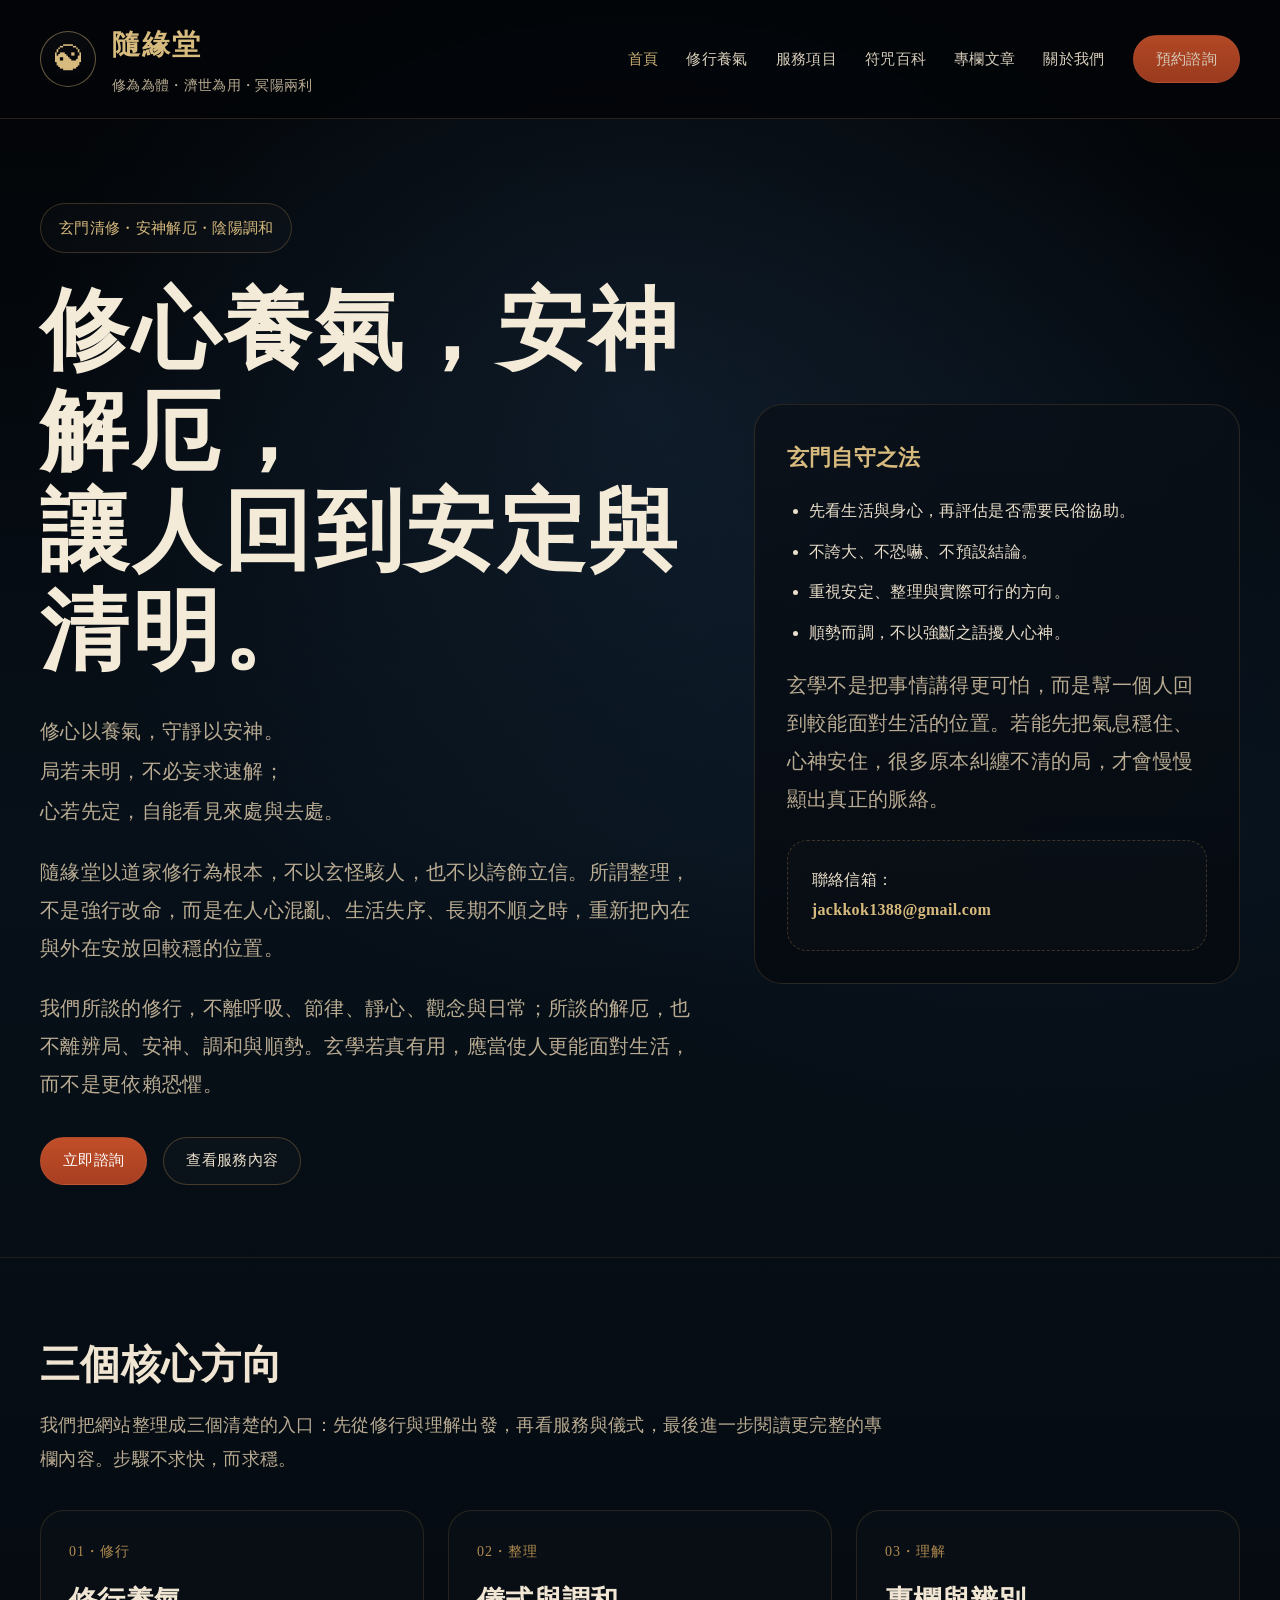
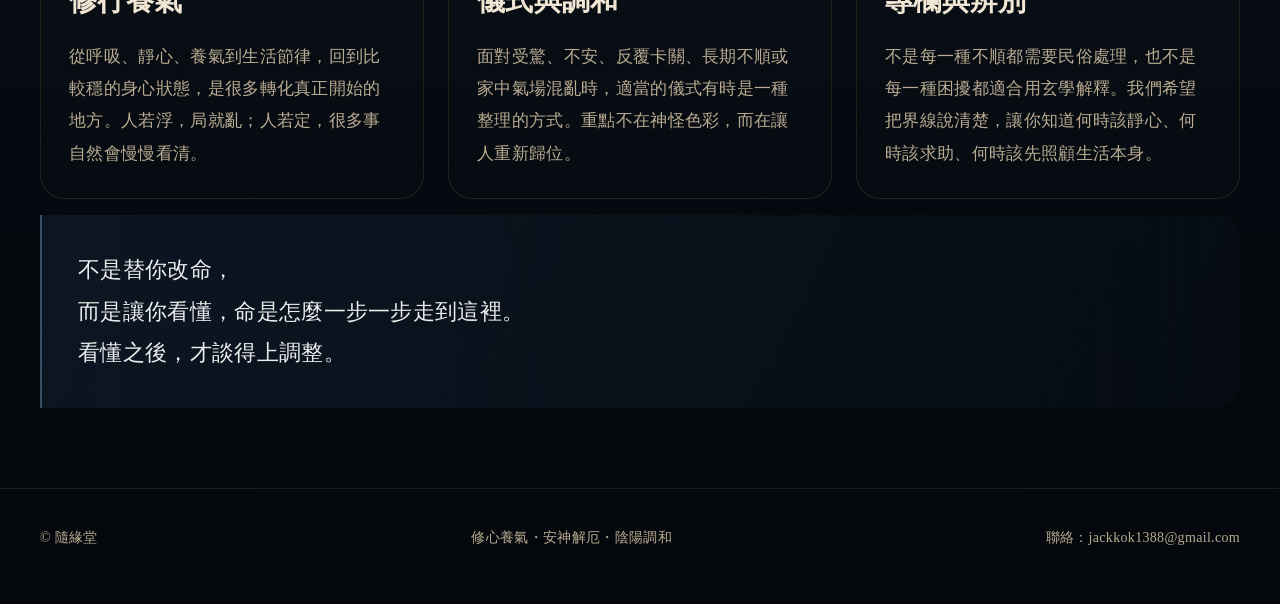
<file: index.html>
<!DOCTYPE html><html lang="zh-TW"><head><meta charset="UTF-8"><meta name="viewport" content="width=device-width, initial-scale=1.0"><title>隨緣堂｜修心養氣・安神解厄・陰陽調和</title><meta name="description" content="首頁"><meta name="theme-color" content="#071019"><style>
:root{--bg:#05070b;--gold:#d7ba7d;--gold2:#b08b4f;--text:#eadfcb;--muted:#b9ab92;--btn:#a73f21;--btn2:#c14e28;}*{box-sizing:border-box}html{scroll-behavior:smooth}body{margin:0;font-family:"Noto Serif TC","PingFang TC","Microsoft JhengHei",serif;color:var(--text);background:radial-gradient(circle at 50% 18%, rgba(50,88,128,0.22), transparent 32%),radial-gradient(circle at 80% 30%, rgba(25,54,85,0.14), transparent 28%),linear-gradient(180deg,#020305 0%,#071019 38%,#04070b 100%);line-height:1.9;letter-spacing:.02em}a{color:inherit;text-decoration:none}.container{width:min(1200px,calc(100% - 48px));margin:0 auto}.topbar{position:sticky;top:0;z-index:50;backdrop-filter:blur(12px);background:rgba(3,5,8,.88);border-bottom:1px solid rgba(176,139,79,.22)}.nav{display:flex;align-items:center;justify-content:space-between;gap:24px;padding:18px 0}.brand{display:flex;align-items:center;gap:16px}.brand-mark{width:56px;height:56px;border-radius:50%;border:1px solid rgba(215,186,125,.45);display:grid;place-items:center;color:var(--gold);font-size:26px;background:linear-gradient(180deg,rgba(255,255,255,.03),rgba(255,255,255,0))}.brand-title{font-size:28px;font-weight:700;color:var(--gold);margin:0 0 2px;letter-spacing:.08em}.brand-sub{margin:0;color:var(--muted);font-size:14px;white-space:nowrap}.menu{display:flex;align-items:center;gap:28px;flex-wrap:wrap;justify-content:flex-end}.menu a{color:var(--text);font-size:15px;opacity:.92}.menu a:hover,.menu a.active{color:var(--gold)}.btn{display:inline-flex;align-items:center;justify-content:center;min-height:48px;padding:0 22px;border-radius:999px;border:1px solid rgba(176,139,79,.35);transition:.25s ease;font-size:15px}.btn-primary{background:linear-gradient(180deg,var(--btn2),var(--btn));color:#fff;border-color:rgba(255,255,255,.05)}.btn-secondary{background:rgba(255,255,255,.02);color:var(--text)}.hero{padding:84px 0 72px;border-bottom:1px solid rgba(176,139,79,.14)}.hero-grid{display:grid;grid-template-columns:1.15fr .85fr;gap:56px;align-items:center}.eyebrow{display:inline-flex;align-items:center;gap:10px;border:1px solid rgba(176,139,79,.3);color:var(--gold);padding:10px 18px;border-radius:999px;font-size:15px;margin-bottom:28px;background:rgba(255,255,255,.02)}h1.hero-title{font-size:clamp(52px,8vw,88px);line-height:1.14;letter-spacing:.04em;margin:0 0 28px;color:#f3ead8}.hero-quote{font-size:22px;color:var(--gold);margin:0 0 28px;line-height:2}.hero p{margin:0 0 22px;font-size:20px;color:var(--muted);max-width:760px}.hero-actions{display:flex;gap:16px;flex-wrap:wrap;margin-top:34px}.card{background:linear-gradient(180deg,rgba(10,16,24,.82),rgba(6,10,16,.92));border:1px solid rgba(176,139,79,.2);border-radius:28px;padding:32px}.card h3{margin:0 0 18px;color:var(--gold);font-size:22px}.card ul{margin:0 0 18px 22px;padding:0}.card li{margin:10px 0}.section{padding:80px 0}.section-title{font-size:40px;line-height:1.35;margin:0 0 16px;color:#f0e5d2}.section-sub{max-width:860px;color:var(--muted);font-size:18px;margin:0 0 34px}.three-grid,.article-list,.service-list{display:grid;grid-template-columns:repeat(3,1fr);gap:24px}.article-list,.service-list{grid-template-columns:repeat(2,1fr)}.item,.article-card,.service-card{padding:28px;border-radius:24px;border:1px solid rgba(176,139,79,.18);background:linear-gradient(180deg,rgba(255,255,255,.015),rgba(255,255,255,.01))}.item-no{color:var(--gold2);font-size:14px;margin-bottom:8px;letter-spacing:.08em}.item h4,.article-card h3,.service-card h3{margin:0 0 14px;font-size:28px;color:#f1e6d4}.item p,.article-card p,.service-card p{margin:0;color:var(--muted);font-size:17px}.mid-banner{margin:16px 0 0;padding:34px 36px;border-left:2px solid rgba(126,162,199,.45);background:linear-gradient(90deg,rgba(14,26,40,.78),rgba(14,26,40,.18));border-radius:0 22px 22px 0;color:rgba(255,255,255,.92);font-size:22px;line-height:1.9}.columns{display:grid;grid-template-columns:1fr 1fr;gap:28px}.soft{color:var(--muted);font-size:18px}.contact-box{margin-top:22px;padding:24px;border-radius:20px;border:1px dashed rgba(176,139,79,.3);background:rgba(255,255,255,.015)}.contact-box strong{color:var(--gold);word-break:break-all}.list-clean{padding-left:20px}.list-clean li{margin:10px 0;color:var(--muted)}.form-grid{display:grid;gap:18px}label{display:block;margin-bottom:8px;color:var(--gold)}input,textarea,select{width:100%;padding:14px 16px;border-radius:14px;border:1px solid rgba(176,139,79,.25);background:rgba(255,255,255,.03);color:var(--text);font:inherit}textarea{min-height:160px;resize:vertical}.notice{font-size:14px;color:var(--muted)}.footer{border-top:1px solid rgba(176,139,79,.16);padding:36px 0 52px;color:var(--muted);font-size:14px}.footer-row{display:flex;justify-content:space-between;gap:18px;flex-wrap:wrap}@media(max-width:980px){.hero-grid,.three-grid,.columns,.article-list,.service-list{grid-template-columns:1fr}.nav{align-items:flex-start;flex-direction:column}.menu{width:100%;justify-content:flex-start;gap:16px}.hero{padding-top:56px}h1.hero-title{font-size:clamp(42px,12vw,72px)}.hero p{font-size:18px}.section-title{font-size:34px}}@media(max-width:640px){.container{width:min(100% - 28px,1200px)}.brand-title{font-size:24px}.brand-sub{white-space:normal}.menu{gap:12px}.menu a{font-size:14px}.btn{min-height:44px;padding:0 18px}.hero-quote{font-size:19px}.mid-banner{font-size:19px;padding:24px}}
</style></head><body><header class="topbar"><div class="container nav"><a class="brand" href="index.html"><div class="brand-mark">☯</div><div><h2 class="brand-title">隨緣堂</h2><p class="brand-sub">修為為體・濟世為用・冥陽兩利</p></div></a><nav class="menu"><a href="index.html" class="active">首頁</a><a href="practice.html" class="">修行養氣</a><a href="services.html" class="">服務項目</a><a href="talisman.html" class="">符咒百科</a><a href="articles.html" class="">專欄文章</a><a href="about.html" class="">關於我們</a><a class="btn btn-primary" href="contact.html">預約諮詢</a></nav></div></header><main><section class="hero"><div class="container hero-grid"><div><div class="eyebrow">玄門清修・安神解厄・陰陽調和</div><h1 class="hero-title">修心養氣，安神解厄，<br>讓人回到安定與清明。</h1><p class="hero-quote">修心以養氣，守靜以安神。<br>局若未明，不必妄求速解；<br>心若先定，自能看見來處與去處。</p><p>隨緣堂以道家修行為根本，不以玄怪駭人，也不以誇飾立信。所謂整理，不是強行改命，而是在人心混亂、生活失序、長期不順之時，重新把內在與外在安放回較穩的位置。</p><p>我們所談的修行，不離呼吸、節律、靜心、觀念與日常；所談的解厄，也不離辨局、安神、調和與順勢。玄學若真有用，應當使人更能面對生活，而不是更依賴恐懼。</p><div class="hero-actions"><a class="btn btn-primary" href="contact.html">立即諮詢</a><a class="btn btn-secondary" href="services.html">查看服務內容</a></div></div><aside class="card"><h3>玄門自守之法</h3><ul><li>先看生活與身心，再評估是否需要民俗協助。</li><li>不誇大、不恐嚇、不預設結論。</li><li>重視安定、整理與實際可行的方向。</li><li>順勢而調，不以強斷之語擾人心神。</li></ul><p class="soft">玄學不是把事情講得更可怕，而是幫一個人回到較能面對生活的位置。若能先把氣息穩住、心神安住，很多原本糾纏不清的局，才會慢慢顯出真正的脈絡。</p><div class="contact-box">聯絡信箱：<br><strong>jackkok1388@gmail.com</strong></div></aside></div></section><section class="section"><div class="container"><h2 class="section-title">三個核心方向</h2><p class="section-sub">我們把網站整理成三個清楚的入口：先從修行與理解出發，再看服務與儀式，最後進一步閱讀更完整的專欄內容。步驟不求快，而求穩。</p><div class="three-grid"><div class="item"><div class="item-no">01・修行</div><h4>修行養氣</h4><p>從呼吸、靜心、養氣到生活節律，回到比較穩的身心狀態，是很多轉化真正開始的地方。人若浮，局就亂；人若定，很多事自然會慢慢看清。</p></div><div class="item"><div class="item-no">02・整理</div><h4>儀式與調和</h4><p>面對受驚、不安、反覆卡關、長期不順或家中氣場混亂時，適當的儀式有時是一種整理的方式。重點不在神怪色彩，而在讓人重新歸位。</p></div><div class="item"><div class="item-no">03・理解</div><h4>專欄與辨別</h4><p>不是每一種不順都需要民俗處理，也不是每一種困擾都適合用玄學解釋。我們希望把界線說清楚，讓你知道何時該靜心、何時該求助、何時該先照顧生活本身。</p></div></div><div class="mid-banner">不是替你改命，<br>而是讓你看懂，命是怎麼一步一步走到這裡。<br>看懂之後，才談得上調整。</div></div></section></main><footer class="footer"><div class="container footer-row"><div>© 隨緣堂</div><div>修心養氣・安神解厄・陰陽調和</div><div>聯絡：jackkok1388@gmail.com</div></div></footer></body></html>
</file>
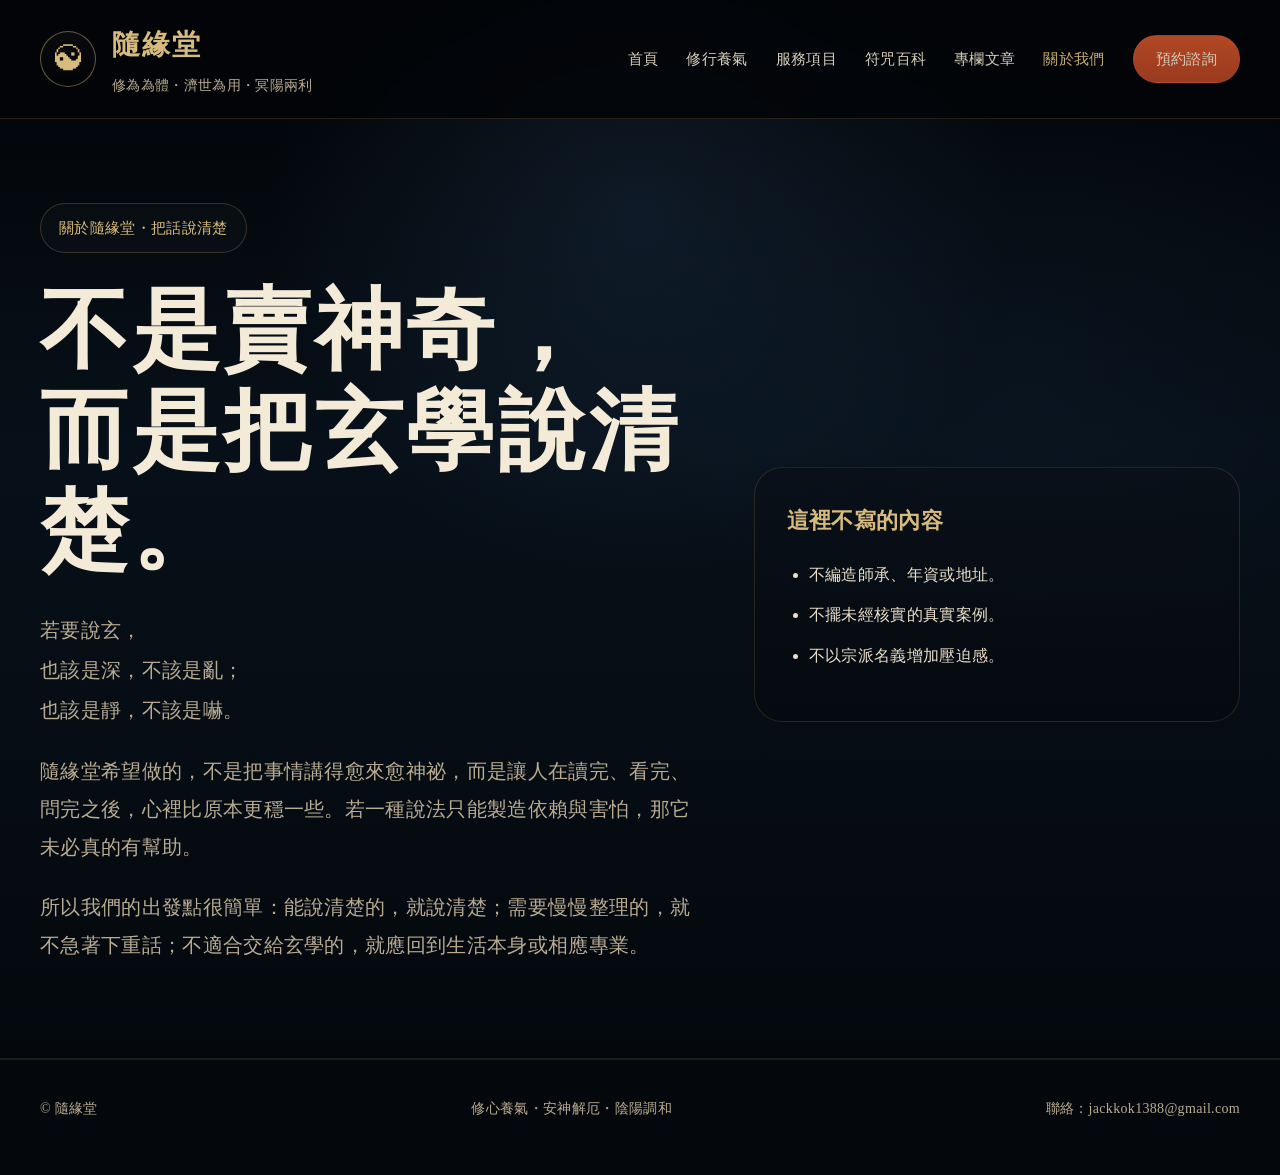
<file: about.html>
<!DOCTYPE html><html lang="zh-TW"><head><meta charset="UTF-8"><meta name="viewport" content="width=device-width, initial-scale=1.0"><title>隨緣堂｜關於我們</title><meta name="description" content="關於我們"><meta name="theme-color" content="#071019"><style>
:root{--bg:#05070b;--gold:#d7ba7d;--gold2:#b08b4f;--text:#eadfcb;--muted:#b9ab92;--btn:#a73f21;--btn2:#c14e28;}*{box-sizing:border-box}html{scroll-behavior:smooth}body{margin:0;font-family:"Noto Serif TC","PingFang TC","Microsoft JhengHei",serif;color:var(--text);background:radial-gradient(circle at 50% 18%, rgba(50,88,128,0.22), transparent 32%),radial-gradient(circle at 80% 30%, rgba(25,54,85,0.14), transparent 28%),linear-gradient(180deg,#020305 0%,#071019 38%,#04070b 100%);line-height:1.9;letter-spacing:.02em}a{color:inherit;text-decoration:none}.container{width:min(1200px,calc(100% - 48px));margin:0 auto}.topbar{position:sticky;top:0;z-index:50;backdrop-filter:blur(12px);background:rgba(3,5,8,.88);border-bottom:1px solid rgba(176,139,79,.22)}.nav{display:flex;align-items:center;justify-content:space-between;gap:24px;padding:18px 0}.brand{display:flex;align-items:center;gap:16px}.brand-mark{width:56px;height:56px;border-radius:50%;border:1px solid rgba(215,186,125,.45);display:grid;place-items:center;color:var(--gold);font-size:26px;background:linear-gradient(180deg,rgba(255,255,255,.03),rgba(255,255,255,0))}.brand-title{font-size:28px;font-weight:700;color:var(--gold);margin:0 0 2px;letter-spacing:.08em}.brand-sub{margin:0;color:var(--muted);font-size:14px;white-space:nowrap}.menu{display:flex;align-items:center;gap:28px;flex-wrap:wrap;justify-content:flex-end}.menu a{color:var(--text);font-size:15px;opacity:.92}.menu a:hover,.menu a.active{color:var(--gold)}.btn{display:inline-flex;align-items:center;justify-content:center;min-height:48px;padding:0 22px;border-radius:999px;border:1px solid rgba(176,139,79,.35);transition:.25s ease;font-size:15px}.btn-primary{background:linear-gradient(180deg,var(--btn2),var(--btn));color:#fff;border-color:rgba(255,255,255,.05)}.btn-secondary{background:rgba(255,255,255,.02);color:var(--text)}.hero{padding:84px 0 72px;border-bottom:1px solid rgba(176,139,79,.14)}.hero-grid{display:grid;grid-template-columns:1.15fr .85fr;gap:56px;align-items:center}.eyebrow{display:inline-flex;align-items:center;gap:10px;border:1px solid rgba(176,139,79,.3);color:var(--gold);padding:10px 18px;border-radius:999px;font-size:15px;margin-bottom:28px;background:rgba(255,255,255,.02)}h1.hero-title{font-size:clamp(52px,8vw,88px);line-height:1.14;letter-spacing:.04em;margin:0 0 28px;color:#f3ead8}.hero-quote{font-size:22px;color:var(--gold);margin:0 0 28px;line-height:2}.hero p{margin:0 0 22px;font-size:20px;color:var(--muted);max-width:760px}.hero-actions{display:flex;gap:16px;flex-wrap:wrap;margin-top:34px}.card{background:linear-gradient(180deg,rgba(10,16,24,.82),rgba(6,10,16,.92));border:1px solid rgba(176,139,79,.2);border-radius:28px;padding:32px}.card h3{margin:0 0 18px;color:var(--gold);font-size:22px}.card ul{margin:0 0 18px 22px;padding:0}.card li{margin:10px 0}.section{padding:80px 0}.section-title{font-size:40px;line-height:1.35;margin:0 0 16px;color:#f0e5d2}.section-sub{max-width:860px;color:var(--muted);font-size:18px;margin:0 0 34px}.three-grid,.article-list,.service-list{display:grid;grid-template-columns:repeat(3,1fr);gap:24px}.article-list,.service-list{grid-template-columns:repeat(2,1fr)}.item,.article-card,.service-card{padding:28px;border-radius:24px;border:1px solid rgba(176,139,79,.18);background:linear-gradient(180deg,rgba(255,255,255,.015),rgba(255,255,255,.01))}.item-no{color:var(--gold2);font-size:14px;margin-bottom:8px;letter-spacing:.08em}.item h4,.article-card h3,.service-card h3{margin:0 0 14px;font-size:28px;color:#f1e6d4}.item p,.article-card p,.service-card p{margin:0;color:var(--muted);font-size:17px}.mid-banner{margin:16px 0 0;padding:34px 36px;border-left:2px solid rgba(126,162,199,.45);background:linear-gradient(90deg,rgba(14,26,40,.78),rgba(14,26,40,.18));border-radius:0 22px 22px 0;color:rgba(255,255,255,.92);font-size:22px;line-height:1.9}.columns{display:grid;grid-template-columns:1fr 1fr;gap:28px}.soft{color:var(--muted);font-size:18px}.contact-box{margin-top:22px;padding:24px;border-radius:20px;border:1px dashed rgba(176,139,79,.3);background:rgba(255,255,255,.015)}.contact-box strong{color:var(--gold);word-break:break-all}.list-clean{padding-left:20px}.list-clean li{margin:10px 0;color:var(--muted)}.form-grid{display:grid;gap:18px}label{display:block;margin-bottom:8px;color:var(--gold)}input,textarea,select{width:100%;padding:14px 16px;border-radius:14px;border:1px solid rgba(176,139,79,.25);background:rgba(255,255,255,.03);color:var(--text);font:inherit}textarea{min-height:160px;resize:vertical}.notice{font-size:14px;color:var(--muted)}.footer{border-top:1px solid rgba(176,139,79,.16);padding:36px 0 52px;color:var(--muted);font-size:14px}.footer-row{display:flex;justify-content:space-between;gap:18px;flex-wrap:wrap}@media(max-width:980px){.hero-grid,.three-grid,.columns,.article-list,.service-list{grid-template-columns:1fr}.nav{align-items:flex-start;flex-direction:column}.menu{width:100%;justify-content:flex-start;gap:16px}.hero{padding-top:56px}h1.hero-title{font-size:clamp(42px,12vw,72px)}.hero p{font-size:18px}.section-title{font-size:34px}}@media(max-width:640px){.container{width:min(100% - 28px,1200px)}.brand-title{font-size:24px}.brand-sub{white-space:normal}.menu{gap:12px}.menu a{font-size:14px}.btn{min-height:44px;padding:0 18px}.hero-quote{font-size:19px}.mid-banner{font-size:19px;padding:24px}}
</style></head><body><header class="topbar"><div class="container nav"><a class="brand" href="index.html"><div class="brand-mark">☯</div><div><h2 class="brand-title">隨緣堂</h2><p class="brand-sub">修為為體・濟世為用・冥陽兩利</p></div></a><nav class="menu"><a href="index.html" class="">首頁</a><a href="practice.html" class="">修行養氣</a><a href="services.html" class="">服務項目</a><a href="talisman.html" class="">符咒百科</a><a href="articles.html" class="">專欄文章</a><a href="about.html" class="active">關於我們</a><a class="btn btn-primary" href="contact.html">預約諮詢</a></nav></div></header><main><section class="hero"><div class="container hero-grid"><div><div class="eyebrow">關於隨緣堂・把話說清楚</div><h1 class="hero-title">不是賣神奇，<br>而是把玄學說清楚。</h1><p class="hero-quote">若要說玄，<br>也該是深，不該是亂；<br>也該是靜，不該是嚇。</p><p>隨緣堂希望做的，不是把事情講得愈來愈神祕，而是讓人在讀完、看完、問完之後，心裡比原本更穩一些。若一種說法只能製造依賴與害怕，那它未必真的有幫助。</p><p>所以我們的出發點很簡單：能說清楚的，就說清楚；需要慢慢整理的，就不急著下重話；不適合交給玄學的，就應回到生活本身或相應專業。</p></div><aside class="card"><h3>這裡不寫的內容</h3><ul><li>不編造師承、年資或地址。</li><li>不擺未經核實的真實案例。</li><li>不以宗派名義增加壓迫感。</li></ul></aside></div></section></main><footer class="footer"><div class="container footer-row"><div>© 隨緣堂</div><div>修心養氣・安神解厄・陰陽調和</div><div>聯絡：jackkok1388@gmail.com</div></div></footer></body></html>
</file>
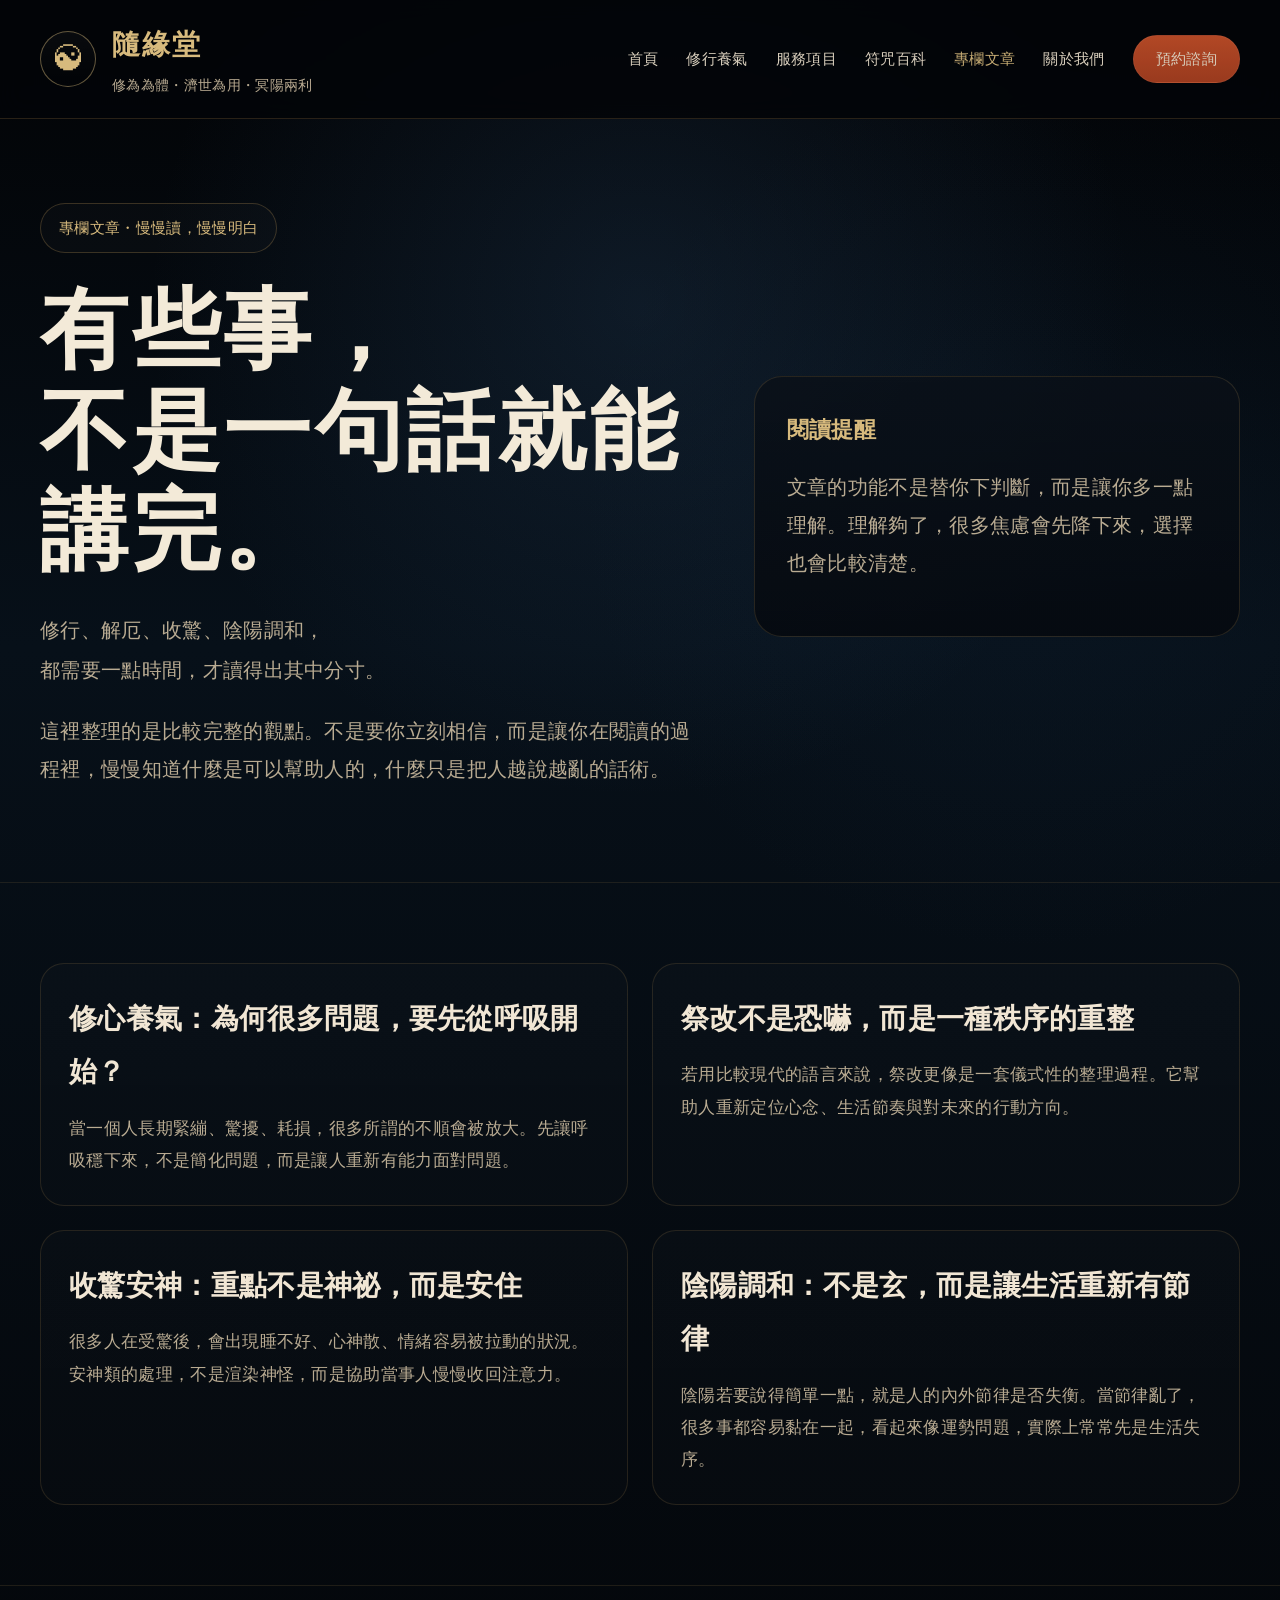
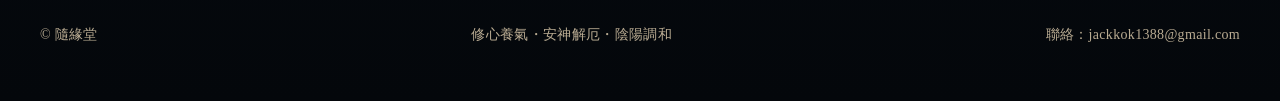
<file: articles.html>
<!DOCTYPE html><html lang="zh-TW"><head><meta charset="UTF-8"><meta name="viewport" content="width=device-width, initial-scale=1.0"><title>隨緣堂｜專欄文章</title><meta name="description" content="專欄文章"><meta name="theme-color" content="#071019"><style>
:root{--bg:#05070b;--gold:#d7ba7d;--gold2:#b08b4f;--text:#eadfcb;--muted:#b9ab92;--btn:#a73f21;--btn2:#c14e28;}*{box-sizing:border-box}html{scroll-behavior:smooth}body{margin:0;font-family:"Noto Serif TC","PingFang TC","Microsoft JhengHei",serif;color:var(--text);background:radial-gradient(circle at 50% 18%, rgba(50,88,128,0.22), transparent 32%),radial-gradient(circle at 80% 30%, rgba(25,54,85,0.14), transparent 28%),linear-gradient(180deg,#020305 0%,#071019 38%,#04070b 100%);line-height:1.9;letter-spacing:.02em}a{color:inherit;text-decoration:none}.container{width:min(1200px,calc(100% - 48px));margin:0 auto}.topbar{position:sticky;top:0;z-index:50;backdrop-filter:blur(12px);background:rgba(3,5,8,.88);border-bottom:1px solid rgba(176,139,79,.22)}.nav{display:flex;align-items:center;justify-content:space-between;gap:24px;padding:18px 0}.brand{display:flex;align-items:center;gap:16px}.brand-mark{width:56px;height:56px;border-radius:50%;border:1px solid rgba(215,186,125,.45);display:grid;place-items:center;color:var(--gold);font-size:26px;background:linear-gradient(180deg,rgba(255,255,255,.03),rgba(255,255,255,0))}.brand-title{font-size:28px;font-weight:700;color:var(--gold);margin:0 0 2px;letter-spacing:.08em}.brand-sub{margin:0;color:var(--muted);font-size:14px;white-space:nowrap}.menu{display:flex;align-items:center;gap:28px;flex-wrap:wrap;justify-content:flex-end}.menu a{color:var(--text);font-size:15px;opacity:.92}.menu a:hover,.menu a.active{color:var(--gold)}.btn{display:inline-flex;align-items:center;justify-content:center;min-height:48px;padding:0 22px;border-radius:999px;border:1px solid rgba(176,139,79,.35);transition:.25s ease;font-size:15px}.btn-primary{background:linear-gradient(180deg,var(--btn2),var(--btn));color:#fff;border-color:rgba(255,255,255,.05)}.btn-secondary{background:rgba(255,255,255,.02);color:var(--text)}.hero{padding:84px 0 72px;border-bottom:1px solid rgba(176,139,79,.14)}.hero-grid{display:grid;grid-template-columns:1.15fr .85fr;gap:56px;align-items:center}.eyebrow{display:inline-flex;align-items:center;gap:10px;border:1px solid rgba(176,139,79,.3);color:var(--gold);padding:10px 18px;border-radius:999px;font-size:15px;margin-bottom:28px;background:rgba(255,255,255,.02)}h1.hero-title{font-size:clamp(52px,8vw,88px);line-height:1.14;letter-spacing:.04em;margin:0 0 28px;color:#f3ead8}.hero-quote{font-size:22px;color:var(--gold);margin:0 0 28px;line-height:2}.hero p{margin:0 0 22px;font-size:20px;color:var(--muted);max-width:760px}.hero-actions{display:flex;gap:16px;flex-wrap:wrap;margin-top:34px}.card{background:linear-gradient(180deg,rgba(10,16,24,.82),rgba(6,10,16,.92));border:1px solid rgba(176,139,79,.2);border-radius:28px;padding:32px}.card h3{margin:0 0 18px;color:var(--gold);font-size:22px}.card ul{margin:0 0 18px 22px;padding:0}.card li{margin:10px 0}.section{padding:80px 0}.section-title{font-size:40px;line-height:1.35;margin:0 0 16px;color:#f0e5d2}.section-sub{max-width:860px;color:var(--muted);font-size:18px;margin:0 0 34px}.three-grid,.article-list,.service-list{display:grid;grid-template-columns:repeat(3,1fr);gap:24px}.article-list,.service-list{grid-template-columns:repeat(2,1fr)}.item,.article-card,.service-card{padding:28px;border-radius:24px;border:1px solid rgba(176,139,79,.18);background:linear-gradient(180deg,rgba(255,255,255,.015),rgba(255,255,255,.01))}.item-no{color:var(--gold2);font-size:14px;margin-bottom:8px;letter-spacing:.08em}.item h4,.article-card h3,.service-card h3{margin:0 0 14px;font-size:28px;color:#f1e6d4}.item p,.article-card p,.service-card p{margin:0;color:var(--muted);font-size:17px}.mid-banner{margin:16px 0 0;padding:34px 36px;border-left:2px solid rgba(126,162,199,.45);background:linear-gradient(90deg,rgba(14,26,40,.78),rgba(14,26,40,.18));border-radius:0 22px 22px 0;color:rgba(255,255,255,.92);font-size:22px;line-height:1.9}.columns{display:grid;grid-template-columns:1fr 1fr;gap:28px}.soft{color:var(--muted);font-size:18px}.contact-box{margin-top:22px;padding:24px;border-radius:20px;border:1px dashed rgba(176,139,79,.3);background:rgba(255,255,255,.015)}.contact-box strong{color:var(--gold);word-break:break-all}.list-clean{padding-left:20px}.list-clean li{margin:10px 0;color:var(--muted)}.form-grid{display:grid;gap:18px}label{display:block;margin-bottom:8px;color:var(--gold)}input,textarea,select{width:100%;padding:14px 16px;border-radius:14px;border:1px solid rgba(176,139,79,.25);background:rgba(255,255,255,.03);color:var(--text);font:inherit}textarea{min-height:160px;resize:vertical}.notice{font-size:14px;color:var(--muted)}.footer{border-top:1px solid rgba(176,139,79,.16);padding:36px 0 52px;color:var(--muted);font-size:14px}.footer-row{display:flex;justify-content:space-between;gap:18px;flex-wrap:wrap}@media(max-width:980px){.hero-grid,.three-grid,.columns,.article-list,.service-list{grid-template-columns:1fr}.nav{align-items:flex-start;flex-direction:column}.menu{width:100%;justify-content:flex-start;gap:16px}.hero{padding-top:56px}h1.hero-title{font-size:clamp(42px,12vw,72px)}.hero p{font-size:18px}.section-title{font-size:34px}}@media(max-width:640px){.container{width:min(100% - 28px,1200px)}.brand-title{font-size:24px}.brand-sub{white-space:normal}.menu{gap:12px}.menu a{font-size:14px}.btn{min-height:44px;padding:0 18px}.hero-quote{font-size:19px}.mid-banner{font-size:19px;padding:24px}}
</style></head><body><header class="topbar"><div class="container nav"><a class="brand" href="index.html"><div class="brand-mark">☯</div><div><h2 class="brand-title">隨緣堂</h2><p class="brand-sub">修為為體・濟世為用・冥陽兩利</p></div></a><nav class="menu"><a href="index.html" class="">首頁</a><a href="practice.html" class="">修行養氣</a><a href="services.html" class="">服務項目</a><a href="talisman.html" class="">符咒百科</a><a href="articles.html" class="active">專欄文章</a><a href="about.html" class="">關於我們</a><a class="btn btn-primary" href="contact.html">預約諮詢</a></nav></div></header><main><section class="hero"><div class="container hero-grid"><div><div class="eyebrow">專欄文章・慢慢讀，慢慢明白</div><h1 class="hero-title">有些事，<br>不是一句話就能講完。</h1><p class="hero-quote">修行、解厄、收驚、陰陽調和，<br>都需要一點時間，才讀得出其中分寸。</p><p>這裡整理的是比較完整的觀點。不是要你立刻相信，而是讓你在閱讀的過程裡，慢慢知道什麼是可以幫助人的，什麼只是把人越說越亂的話術。</p></div><aside class="card"><h3>閱讀提醒</h3><p class="soft">文章的功能不是替你下判斷，而是讓你多一點理解。理解夠了，很多焦慮會先降下來，選擇也會比較清楚。</p></aside></div></section><section class="section"><div class="container article-list"><article class="article-card"><h3>修心養氣：為何很多問題，要先從呼吸開始？</h3><p>當一個人長期緊繃、驚擾、耗損，很多所謂的不順會被放大。先讓呼吸穩下來，不是簡化問題，而是讓人重新有能力面對問題。</p></article><article class="article-card"><h3>祭改不是恐嚇，而是一種秩序的重整</h3><p>若用比較現代的語言來說，祭改更像是一套儀式性的整理過程。它幫助人重新定位心念、生活節奏與對未來的行動方向。</p></article><article class="article-card"><h3>收驚安神：重點不是神祕，而是安住</h3><p>很多人在受驚後，會出現睡不好、心神散、情緒容易被拉動的狀況。安神類的處理，不是渲染神怪，而是協助當事人慢慢收回注意力。</p></article><article class="article-card"><h3>陰陽調和：不是玄，而是讓生活重新有節律</h3><p>陰陽若要說得簡單一點，就是人的內外節律是否失衡。當節律亂了，很多事都容易黏在一起，看起來像運勢問題，實際上常常先是生活失序。</p></article></div></section></main><footer class="footer"><div class="container footer-row"><div>© 隨緣堂</div><div>修心養氣・安神解厄・陰陽調和</div><div>聯絡：jackkok1388@gmail.com</div></div></footer></body></html>
</file>
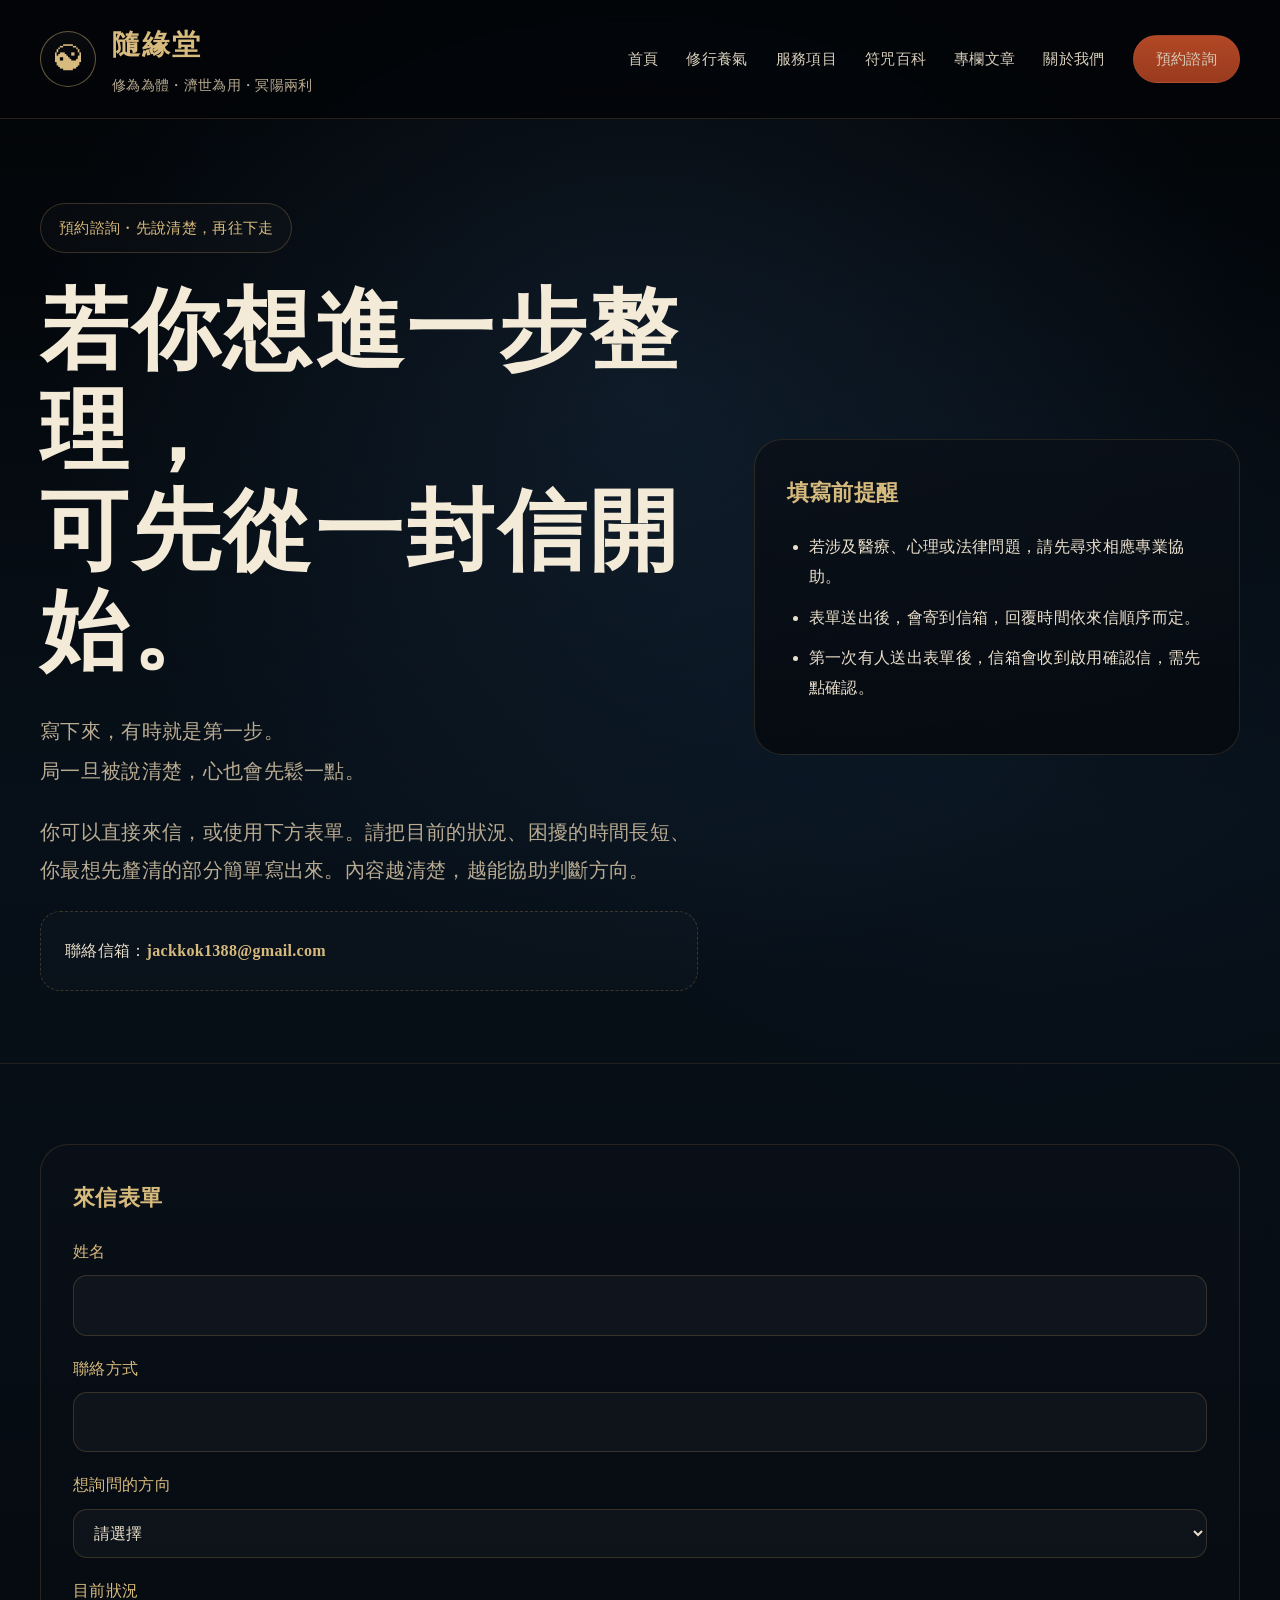
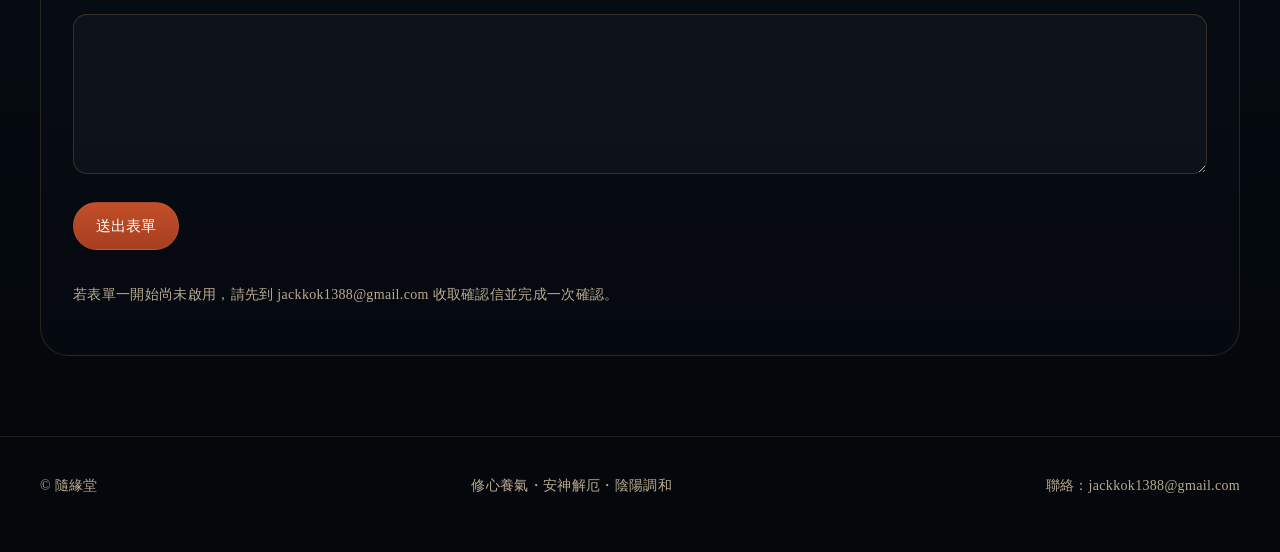
<file: contact.html>
<!DOCTYPE html><html lang="zh-TW"><head><meta charset="UTF-8"><meta name="viewport" content="width=device-width, initial-scale=1.0"><title>隨緣堂｜預約諮詢</title><meta name="description" content="預約諮詢"><meta name="theme-color" content="#071019"><style>
:root{--bg:#05070b;--gold:#d7ba7d;--gold2:#b08b4f;--text:#eadfcb;--muted:#b9ab92;--btn:#a73f21;--btn2:#c14e28;}*{box-sizing:border-box}html{scroll-behavior:smooth}body{margin:0;font-family:"Noto Serif TC","PingFang TC","Microsoft JhengHei",serif;color:var(--text);background:radial-gradient(circle at 50% 18%, rgba(50,88,128,0.22), transparent 32%),radial-gradient(circle at 80% 30%, rgba(25,54,85,0.14), transparent 28%),linear-gradient(180deg,#020305 0%,#071019 38%,#04070b 100%);line-height:1.9;letter-spacing:.02em}a{color:inherit;text-decoration:none}.container{width:min(1200px,calc(100% - 48px));margin:0 auto}.topbar{position:sticky;top:0;z-index:50;backdrop-filter:blur(12px);background:rgba(3,5,8,.88);border-bottom:1px solid rgba(176,139,79,.22)}.nav{display:flex;align-items:center;justify-content:space-between;gap:24px;padding:18px 0}.brand{display:flex;align-items:center;gap:16px}.brand-mark{width:56px;height:56px;border-radius:50%;border:1px solid rgba(215,186,125,.45);display:grid;place-items:center;color:var(--gold);font-size:26px;background:linear-gradient(180deg,rgba(255,255,255,.03),rgba(255,255,255,0))}.brand-title{font-size:28px;font-weight:700;color:var(--gold);margin:0 0 2px;letter-spacing:.08em}.brand-sub{margin:0;color:var(--muted);font-size:14px;white-space:nowrap}.menu{display:flex;align-items:center;gap:28px;flex-wrap:wrap;justify-content:flex-end}.menu a{color:var(--text);font-size:15px;opacity:.92}.menu a:hover,.menu a.active{color:var(--gold)}.btn{display:inline-flex;align-items:center;justify-content:center;min-height:48px;padding:0 22px;border-radius:999px;border:1px solid rgba(176,139,79,.35);transition:.25s ease;font-size:15px}.btn-primary{background:linear-gradient(180deg,var(--btn2),var(--btn));color:#fff;border-color:rgba(255,255,255,.05)}.btn-secondary{background:rgba(255,255,255,.02);color:var(--text)}.hero{padding:84px 0 72px;border-bottom:1px solid rgba(176,139,79,.14)}.hero-grid{display:grid;grid-template-columns:1.15fr .85fr;gap:56px;align-items:center}.eyebrow{display:inline-flex;align-items:center;gap:10px;border:1px solid rgba(176,139,79,.3);color:var(--gold);padding:10px 18px;border-radius:999px;font-size:15px;margin-bottom:28px;background:rgba(255,255,255,.02)}h1.hero-title{font-size:clamp(52px,8vw,88px);line-height:1.14;letter-spacing:.04em;margin:0 0 28px;color:#f3ead8}.hero-quote{font-size:22px;color:var(--gold);margin:0 0 28px;line-height:2}.hero p{margin:0 0 22px;font-size:20px;color:var(--muted);max-width:760px}.hero-actions{display:flex;gap:16px;flex-wrap:wrap;margin-top:34px}.card{background:linear-gradient(180deg,rgba(10,16,24,.82),rgba(6,10,16,.92));border:1px solid rgba(176,139,79,.2);border-radius:28px;padding:32px}.card h3{margin:0 0 18px;color:var(--gold);font-size:22px}.card ul{margin:0 0 18px 22px;padding:0}.card li{margin:10px 0}.section{padding:80px 0}.section-title{font-size:40px;line-height:1.35;margin:0 0 16px;color:#f0e5d2}.section-sub{max-width:860px;color:var(--muted);font-size:18px;margin:0 0 34px}.three-grid,.article-list,.service-list{display:grid;grid-template-columns:repeat(3,1fr);gap:24px}.article-list,.service-list{grid-template-columns:repeat(2,1fr)}.item,.article-card,.service-card{padding:28px;border-radius:24px;border:1px solid rgba(176,139,79,.18);background:linear-gradient(180deg,rgba(255,255,255,.015),rgba(255,255,255,.01))}.item-no{color:var(--gold2);font-size:14px;margin-bottom:8px;letter-spacing:.08em}.item h4,.article-card h3,.service-card h3{margin:0 0 14px;font-size:28px;color:#f1e6d4}.item p,.article-card p,.service-card p{margin:0;color:var(--muted);font-size:17px}.mid-banner{margin:16px 0 0;padding:34px 36px;border-left:2px solid rgba(126,162,199,.45);background:linear-gradient(90deg,rgba(14,26,40,.78),rgba(14,26,40,.18));border-radius:0 22px 22px 0;color:rgba(255,255,255,.92);font-size:22px;line-height:1.9}.columns{display:grid;grid-template-columns:1fr 1fr;gap:28px}.soft{color:var(--muted);font-size:18px}.contact-box{margin-top:22px;padding:24px;border-radius:20px;border:1px dashed rgba(176,139,79,.3);background:rgba(255,255,255,.015)}.contact-box strong{color:var(--gold);word-break:break-all}.list-clean{padding-left:20px}.list-clean li{margin:10px 0;color:var(--muted)}.form-grid{display:grid;gap:18px}label{display:block;margin-bottom:8px;color:var(--gold)}input,textarea,select{width:100%;padding:14px 16px;border-radius:14px;border:1px solid rgba(176,139,79,.25);background:rgba(255,255,255,.03);color:var(--text);font:inherit}textarea{min-height:160px;resize:vertical}.notice{font-size:14px;color:var(--muted)}.footer{border-top:1px solid rgba(176,139,79,.16);padding:36px 0 52px;color:var(--muted);font-size:14px}.footer-row{display:flex;justify-content:space-between;gap:18px;flex-wrap:wrap}@media(max-width:980px){.hero-grid,.three-grid,.columns,.article-list,.service-list{grid-template-columns:1fr}.nav{align-items:flex-start;flex-direction:column}.menu{width:100%;justify-content:flex-start;gap:16px}.hero{padding-top:56px}h1.hero-title{font-size:clamp(42px,12vw,72px)}.hero p{font-size:18px}.section-title{font-size:34px}}@media(max-width:640px){.container{width:min(100% - 28px,1200px)}.brand-title{font-size:24px}.brand-sub{white-space:normal}.menu{gap:12px}.menu a{font-size:14px}.btn{min-height:44px;padding:0 18px}.hero-quote{font-size:19px}.mid-banner{font-size:19px;padding:24px}}
</style></head><body><header class="topbar"><div class="container nav"><a class="brand" href="index.html"><div class="brand-mark">☯</div><div><h2 class="brand-title">隨緣堂</h2><p class="brand-sub">修為為體・濟世為用・冥陽兩利</p></div></a><nav class="menu"><a href="index.html" class="">首頁</a><a href="practice.html" class="">修行養氣</a><a href="services.html" class="">服務項目</a><a href="talisman.html" class="">符咒百科</a><a href="articles.html" class="">專欄文章</a><a href="about.html" class="">關於我們</a><a class="btn btn-primary" href="contact.html">預約諮詢</a></nav></div></header><main><section class="hero"><div class="container hero-grid"><div><div class="eyebrow">預約諮詢・先說清楚，再往下走</div><h1 class="hero-title">若你想進一步整理，<br>可先從一封信開始。</h1><p class="hero-quote">寫下來，有時就是第一步。<br>局一旦被說清楚，心也會先鬆一點。</p><p>你可以直接來信，或使用下方表單。請把目前的狀況、困擾的時間長短、你最想先釐清的部分簡單寫出來。內容越清楚，越能協助判斷方向。</p><div class="contact-box">聯絡信箱：<strong>jackkok1388@gmail.com</strong></div></div><aside class="card"><h3>填寫前提醒</h3><ul><li>若涉及醫療、心理或法律問題，請先尋求相應專業協助。</li><li>表單送出後，會寄到信箱，回覆時間依來信順序而定。</li><li>第一次有人送出表單後，信箱會收到啟用確認信，需先點確認。</li></ul></aside></div></section><section class="section"><div class="container"><div class="card"><h3>來信表單</h3><form class="form-grid" action="https://formsubmit.co/jackkok1388@gmail.com" method="POST"><input type="hidden" name="_subject" value="隨緣堂網站新諮詢"><input type="hidden" name="_captcha" value="false"><input type="hidden" name="_template" value="table"><div><label for="name">姓名</label><input id="name" name="name" type="text" required></div><div><label for="contact">聯絡方式</label><input id="contact" name="contact" type="text" required></div><div><label for="topic">想詢問的方向</label><select id="topic" name="topic" required><option value="">請選擇</option><option>修行養氣</option><option>收驚安神</option><option>祭改祈福</option><option>陰陽調和</option><option>其他整理與諮詢</option></select></div><div><label for="message">目前狀況</label><textarea id="message" name="message" required></textarea></div><div><button class="btn btn-primary" type="submit">送出表單</button></div><p class="notice">若表單一開始尚未啟用，請先到 jackkok1388@gmail.com 收取確認信並完成一次確認。</p></form></div></div></section></main><footer class="footer"><div class="container footer-row"><div>© 隨緣堂</div><div>修心養氣・安神解厄・陰陽調和</div><div>聯絡：jackkok1388@gmail.com</div></div></footer></body></html>
</file>
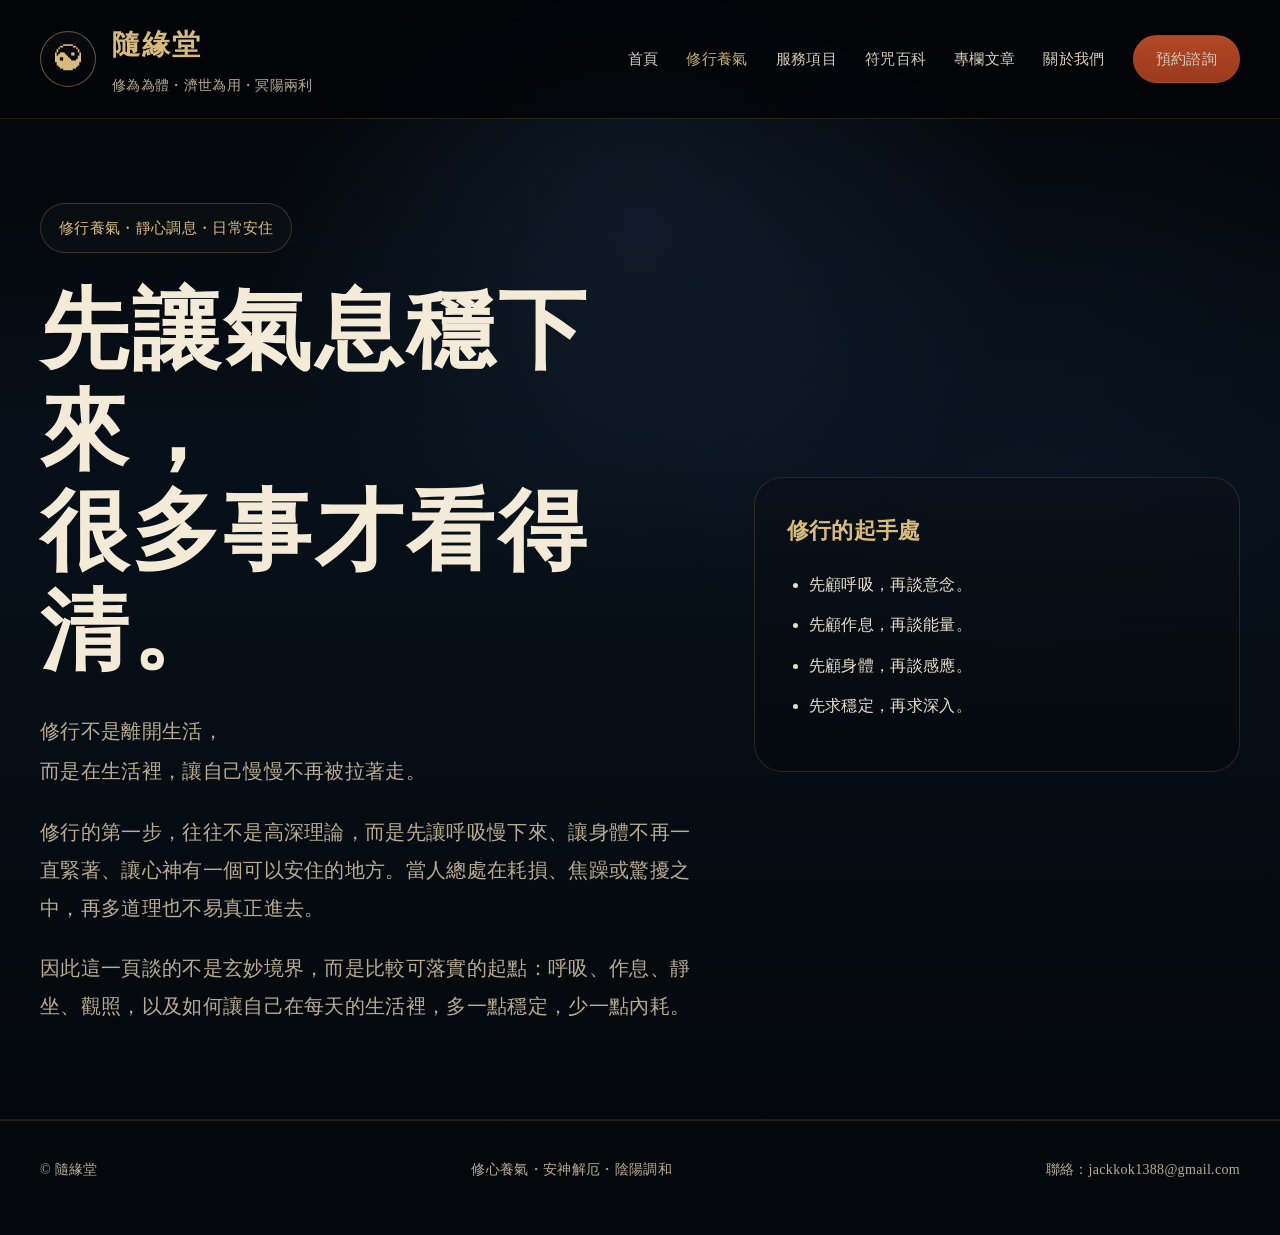
<file: practice.html>
<!DOCTYPE html><html lang="zh-TW"><head><meta charset="UTF-8"><meta name="viewport" content="width=device-width, initial-scale=1.0"><title>隨緣堂｜修行養氣</title><meta name="description" content="修行養氣"><meta name="theme-color" content="#071019"><style>
:root{--bg:#05070b;--gold:#d7ba7d;--gold2:#b08b4f;--text:#eadfcb;--muted:#b9ab92;--btn:#a73f21;--btn2:#c14e28;}*{box-sizing:border-box}html{scroll-behavior:smooth}body{margin:0;font-family:"Noto Serif TC","PingFang TC","Microsoft JhengHei",serif;color:var(--text);background:radial-gradient(circle at 50% 18%, rgba(50,88,128,0.22), transparent 32%),radial-gradient(circle at 80% 30%, rgba(25,54,85,0.14), transparent 28%),linear-gradient(180deg,#020305 0%,#071019 38%,#04070b 100%);line-height:1.9;letter-spacing:.02em}a{color:inherit;text-decoration:none}.container{width:min(1200px,calc(100% - 48px));margin:0 auto}.topbar{position:sticky;top:0;z-index:50;backdrop-filter:blur(12px);background:rgba(3,5,8,.88);border-bottom:1px solid rgba(176,139,79,.22)}.nav{display:flex;align-items:center;justify-content:space-between;gap:24px;padding:18px 0}.brand{display:flex;align-items:center;gap:16px}.brand-mark{width:56px;height:56px;border-radius:50%;border:1px solid rgba(215,186,125,.45);display:grid;place-items:center;color:var(--gold);font-size:26px;background:linear-gradient(180deg,rgba(255,255,255,.03),rgba(255,255,255,0))}.brand-title{font-size:28px;font-weight:700;color:var(--gold);margin:0 0 2px;letter-spacing:.08em}.brand-sub{margin:0;color:var(--muted);font-size:14px;white-space:nowrap}.menu{display:flex;align-items:center;gap:28px;flex-wrap:wrap;justify-content:flex-end}.menu a{color:var(--text);font-size:15px;opacity:.92}.menu a:hover,.menu a.active{color:var(--gold)}.btn{display:inline-flex;align-items:center;justify-content:center;min-height:48px;padding:0 22px;border-radius:999px;border:1px solid rgba(176,139,79,.35);transition:.25s ease;font-size:15px}.btn-primary{background:linear-gradient(180deg,var(--btn2),var(--btn));color:#fff;border-color:rgba(255,255,255,.05)}.btn-secondary{background:rgba(255,255,255,.02);color:var(--text)}.hero{padding:84px 0 72px;border-bottom:1px solid rgba(176,139,79,.14)}.hero-grid{display:grid;grid-template-columns:1.15fr .85fr;gap:56px;align-items:center}.eyebrow{display:inline-flex;align-items:center;gap:10px;border:1px solid rgba(176,139,79,.3);color:var(--gold);padding:10px 18px;border-radius:999px;font-size:15px;margin-bottom:28px;background:rgba(255,255,255,.02)}h1.hero-title{font-size:clamp(52px,8vw,88px);line-height:1.14;letter-spacing:.04em;margin:0 0 28px;color:#f3ead8}.hero-quote{font-size:22px;color:var(--gold);margin:0 0 28px;line-height:2}.hero p{margin:0 0 22px;font-size:20px;color:var(--muted);max-width:760px}.hero-actions{display:flex;gap:16px;flex-wrap:wrap;margin-top:34px}.card{background:linear-gradient(180deg,rgba(10,16,24,.82),rgba(6,10,16,.92));border:1px solid rgba(176,139,79,.2);border-radius:28px;padding:32px}.card h3{margin:0 0 18px;color:var(--gold);font-size:22px}.card ul{margin:0 0 18px 22px;padding:0}.card li{margin:10px 0}.section{padding:80px 0}.section-title{font-size:40px;line-height:1.35;margin:0 0 16px;color:#f0e5d2}.section-sub{max-width:860px;color:var(--muted);font-size:18px;margin:0 0 34px}.three-grid,.article-list,.service-list{display:grid;grid-template-columns:repeat(3,1fr);gap:24px}.article-list,.service-list{grid-template-columns:repeat(2,1fr)}.item,.article-card,.service-card{padding:28px;border-radius:24px;border:1px solid rgba(176,139,79,.18);background:linear-gradient(180deg,rgba(255,255,255,.015),rgba(255,255,255,.01))}.item-no{color:var(--gold2);font-size:14px;margin-bottom:8px;letter-spacing:.08em}.item h4,.article-card h3,.service-card h3{margin:0 0 14px;font-size:28px;color:#f1e6d4}.item p,.article-card p,.service-card p{margin:0;color:var(--muted);font-size:17px}.mid-banner{margin:16px 0 0;padding:34px 36px;border-left:2px solid rgba(126,162,199,.45);background:linear-gradient(90deg,rgba(14,26,40,.78),rgba(14,26,40,.18));border-radius:0 22px 22px 0;color:rgba(255,255,255,.92);font-size:22px;line-height:1.9}.columns{display:grid;grid-template-columns:1fr 1fr;gap:28px}.soft{color:var(--muted);font-size:18px}.contact-box{margin-top:22px;padding:24px;border-radius:20px;border:1px dashed rgba(176,139,79,.3);background:rgba(255,255,255,.015)}.contact-box strong{color:var(--gold);word-break:break-all}.list-clean{padding-left:20px}.list-clean li{margin:10px 0;color:var(--muted)}.form-grid{display:grid;gap:18px}label{display:block;margin-bottom:8px;color:var(--gold)}input,textarea,select{width:100%;padding:14px 16px;border-radius:14px;border:1px solid rgba(176,139,79,.25);background:rgba(255,255,255,.03);color:var(--text);font:inherit}textarea{min-height:160px;resize:vertical}.notice{font-size:14px;color:var(--muted)}.footer{border-top:1px solid rgba(176,139,79,.16);padding:36px 0 52px;color:var(--muted);font-size:14px}.footer-row{display:flex;justify-content:space-between;gap:18px;flex-wrap:wrap}@media(max-width:980px){.hero-grid,.three-grid,.columns,.article-list,.service-list{grid-template-columns:1fr}.nav{align-items:flex-start;flex-direction:column}.menu{width:100%;justify-content:flex-start;gap:16px}.hero{padding-top:56px}h1.hero-title{font-size:clamp(42px,12vw,72px)}.hero p{font-size:18px}.section-title{font-size:34px}}@media(max-width:640px){.container{width:min(100% - 28px,1200px)}.brand-title{font-size:24px}.brand-sub{white-space:normal}.menu{gap:12px}.menu a{font-size:14px}.btn{min-height:44px;padding:0 18px}.hero-quote{font-size:19px}.mid-banner{font-size:19px;padding:24px}}
</style></head><body><header class="topbar"><div class="container nav"><a class="brand" href="index.html"><div class="brand-mark">☯</div><div><h2 class="brand-title">隨緣堂</h2><p class="brand-sub">修為為體・濟世為用・冥陽兩利</p></div></a><nav class="menu"><a href="index.html" class="">首頁</a><a href="practice.html" class="active">修行養氣</a><a href="services.html" class="">服務項目</a><a href="talisman.html" class="">符咒百科</a><a href="articles.html" class="">專欄文章</a><a href="about.html" class="">關於我們</a><a class="btn btn-primary" href="contact.html">預約諮詢</a></nav></div></header><main><section class="hero"><div class="container hero-grid"><div><div class="eyebrow">修行養氣・靜心調息・日常安住</div><h1 class="hero-title">先讓氣息穩下來，<br>很多事才看得清。</h1><p class="hero-quote">修行不是離開生活，<br>而是在生活裡，讓自己慢慢不再被拉著走。</p><p>修行的第一步，往往不是高深理論，而是先讓呼吸慢下來、讓身體不再一直緊著、讓心神有一個可以安住的地方。當人總處在耗損、焦躁或驚擾之中，再多道理也不易真正進去。</p><p>因此這一頁談的不是玄妙境界，而是比較可落實的起點：呼吸、作息、靜坐、觀照，以及如何讓自己在每天的生活裡，多一點穩定，少一點內耗。</p></div><aside class="card"><h3>修行的起手處</h3><ul><li>先顧呼吸，再談意念。</li><li>先顧作息，再談能量。</li><li>先顧身體，再談感應。</li><li>先求穩定，再求深入。</li></ul></aside></div></section></main><footer class="footer"><div class="container footer-row"><div>© 隨緣堂</div><div>修心養氣・安神解厄・陰陽調和</div><div>聯絡：jackkok1388@gmail.com</div></div></footer></body></html>
</file>
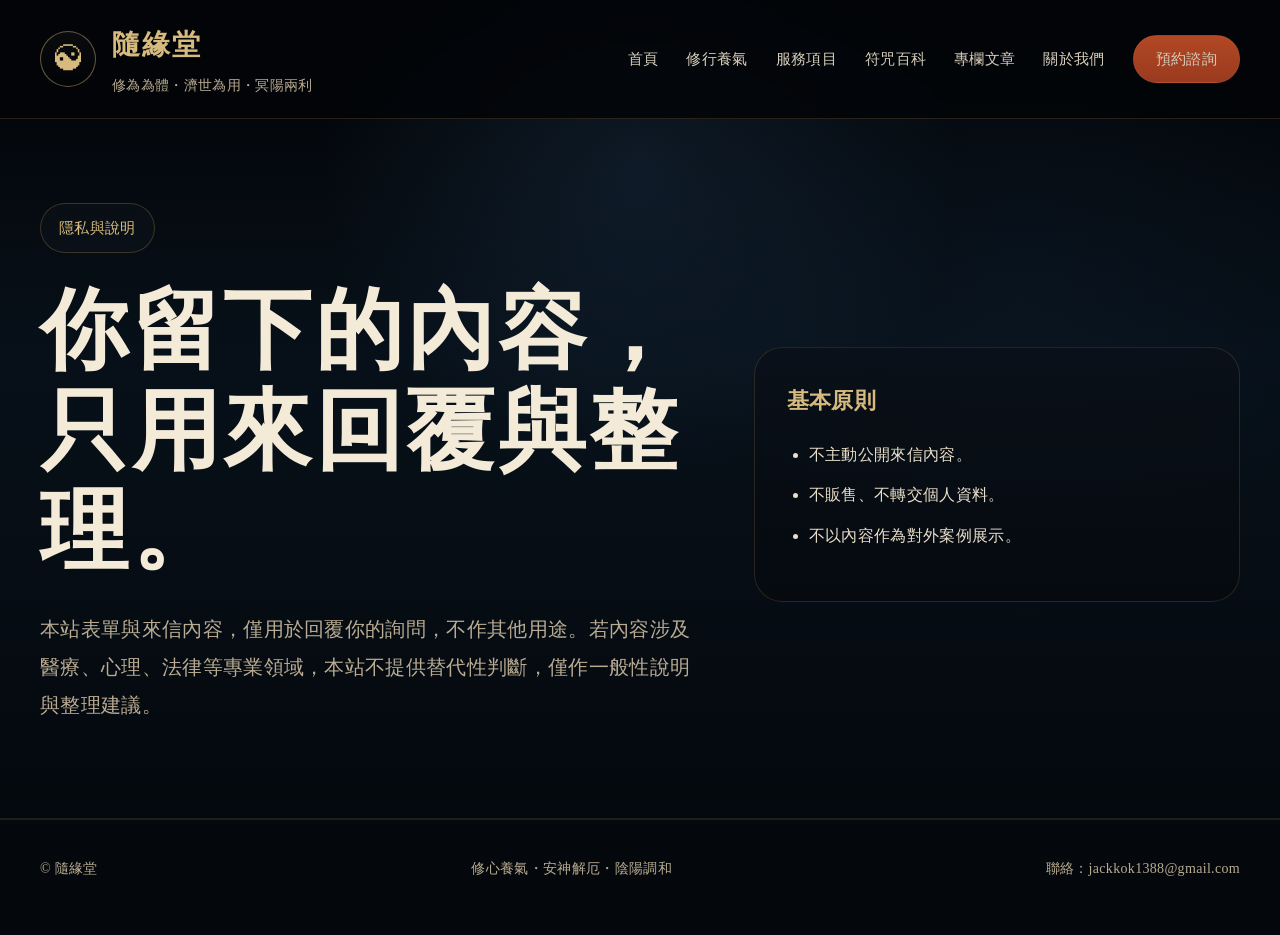
<file: privacy.html>
<!DOCTYPE html><html lang="zh-TW"><head><meta charset="UTF-8"><meta name="viewport" content="width=device-width, initial-scale=1.0"><title>隨緣堂｜隱私說明</title><meta name="description" content="隱私說明"><meta name="theme-color" content="#071019"><style>
:root{--bg:#05070b;--gold:#d7ba7d;--gold2:#b08b4f;--text:#eadfcb;--muted:#b9ab92;--btn:#a73f21;--btn2:#c14e28;}*{box-sizing:border-box}html{scroll-behavior:smooth}body{margin:0;font-family:"Noto Serif TC","PingFang TC","Microsoft JhengHei",serif;color:var(--text);background:radial-gradient(circle at 50% 18%, rgba(50,88,128,0.22), transparent 32%),radial-gradient(circle at 80% 30%, rgba(25,54,85,0.14), transparent 28%),linear-gradient(180deg,#020305 0%,#071019 38%,#04070b 100%);line-height:1.9;letter-spacing:.02em}a{color:inherit;text-decoration:none}.container{width:min(1200px,calc(100% - 48px));margin:0 auto}.topbar{position:sticky;top:0;z-index:50;backdrop-filter:blur(12px);background:rgba(3,5,8,.88);border-bottom:1px solid rgba(176,139,79,.22)}.nav{display:flex;align-items:center;justify-content:space-between;gap:24px;padding:18px 0}.brand{display:flex;align-items:center;gap:16px}.brand-mark{width:56px;height:56px;border-radius:50%;border:1px solid rgba(215,186,125,.45);display:grid;place-items:center;color:var(--gold);font-size:26px;background:linear-gradient(180deg,rgba(255,255,255,.03),rgba(255,255,255,0))}.brand-title{font-size:28px;font-weight:700;color:var(--gold);margin:0 0 2px;letter-spacing:.08em}.brand-sub{margin:0;color:var(--muted);font-size:14px;white-space:nowrap}.menu{display:flex;align-items:center;gap:28px;flex-wrap:wrap;justify-content:flex-end}.menu a{color:var(--text);font-size:15px;opacity:.92}.menu a:hover,.menu a.active{color:var(--gold)}.btn{display:inline-flex;align-items:center;justify-content:center;min-height:48px;padding:0 22px;border-radius:999px;border:1px solid rgba(176,139,79,.35);transition:.25s ease;font-size:15px}.btn-primary{background:linear-gradient(180deg,var(--btn2),var(--btn));color:#fff;border-color:rgba(255,255,255,.05)}.btn-secondary{background:rgba(255,255,255,.02);color:var(--text)}.hero{padding:84px 0 72px;border-bottom:1px solid rgba(176,139,79,.14)}.hero-grid{display:grid;grid-template-columns:1.15fr .85fr;gap:56px;align-items:center}.eyebrow{display:inline-flex;align-items:center;gap:10px;border:1px solid rgba(176,139,79,.3);color:var(--gold);padding:10px 18px;border-radius:999px;font-size:15px;margin-bottom:28px;background:rgba(255,255,255,.02)}h1.hero-title{font-size:clamp(52px,8vw,88px);line-height:1.14;letter-spacing:.04em;margin:0 0 28px;color:#f3ead8}.hero-quote{font-size:22px;color:var(--gold);margin:0 0 28px;line-height:2}.hero p{margin:0 0 22px;font-size:20px;color:var(--muted);max-width:760px}.hero-actions{display:flex;gap:16px;flex-wrap:wrap;margin-top:34px}.card{background:linear-gradient(180deg,rgba(10,16,24,.82),rgba(6,10,16,.92));border:1px solid rgba(176,139,79,.2);border-radius:28px;padding:32px}.card h3{margin:0 0 18px;color:var(--gold);font-size:22px}.card ul{margin:0 0 18px 22px;padding:0}.card li{margin:10px 0}.section{padding:80px 0}.section-title{font-size:40px;line-height:1.35;margin:0 0 16px;color:#f0e5d2}.section-sub{max-width:860px;color:var(--muted);font-size:18px;margin:0 0 34px}.three-grid,.article-list,.service-list{display:grid;grid-template-columns:repeat(3,1fr);gap:24px}.article-list,.service-list{grid-template-columns:repeat(2,1fr)}.item,.article-card,.service-card{padding:28px;border-radius:24px;border:1px solid rgba(176,139,79,.18);background:linear-gradient(180deg,rgba(255,255,255,.015),rgba(255,255,255,.01))}.item-no{color:var(--gold2);font-size:14px;margin-bottom:8px;letter-spacing:.08em}.item h4,.article-card h3,.service-card h3{margin:0 0 14px;font-size:28px;color:#f1e6d4}.item p,.article-card p,.service-card p{margin:0;color:var(--muted);font-size:17px}.mid-banner{margin:16px 0 0;padding:34px 36px;border-left:2px solid rgba(126,162,199,.45);background:linear-gradient(90deg,rgba(14,26,40,.78),rgba(14,26,40,.18));border-radius:0 22px 22px 0;color:rgba(255,255,255,.92);font-size:22px;line-height:1.9}.columns{display:grid;grid-template-columns:1fr 1fr;gap:28px}.soft{color:var(--muted);font-size:18px}.contact-box{margin-top:22px;padding:24px;border-radius:20px;border:1px dashed rgba(176,139,79,.3);background:rgba(255,255,255,.015)}.contact-box strong{color:var(--gold);word-break:break-all}.list-clean{padding-left:20px}.list-clean li{margin:10px 0;color:var(--muted)}.form-grid{display:grid;gap:18px}label{display:block;margin-bottom:8px;color:var(--gold)}input,textarea,select{width:100%;padding:14px 16px;border-radius:14px;border:1px solid rgba(176,139,79,.25);background:rgba(255,255,255,.03);color:var(--text);font:inherit}textarea{min-height:160px;resize:vertical}.notice{font-size:14px;color:var(--muted)}.footer{border-top:1px solid rgba(176,139,79,.16);padding:36px 0 52px;color:var(--muted);font-size:14px}.footer-row{display:flex;justify-content:space-between;gap:18px;flex-wrap:wrap}@media(max-width:980px){.hero-grid,.three-grid,.columns,.article-list,.service-list{grid-template-columns:1fr}.nav{align-items:flex-start;flex-direction:column}.menu{width:100%;justify-content:flex-start;gap:16px}.hero{padding-top:56px}h1.hero-title{font-size:clamp(42px,12vw,72px)}.hero p{font-size:18px}.section-title{font-size:34px}}@media(max-width:640px){.container{width:min(100% - 28px,1200px)}.brand-title{font-size:24px}.brand-sub{white-space:normal}.menu{gap:12px}.menu a{font-size:14px}.btn{min-height:44px;padding:0 18px}.hero-quote{font-size:19px}.mid-banner{font-size:19px;padding:24px}}
</style></head><body><header class="topbar"><div class="container nav"><a class="brand" href="index.html"><div class="brand-mark">☯</div><div><h2 class="brand-title">隨緣堂</h2><p class="brand-sub">修為為體・濟世為用・冥陽兩利</p></div></a><nav class="menu"><a href="index.html" class="">首頁</a><a href="practice.html" class="">修行養氣</a><a href="services.html" class="">服務項目</a><a href="talisman.html" class="">符咒百科</a><a href="articles.html" class="">專欄文章</a><a href="about.html" class="">關於我們</a><a class="btn btn-primary" href="contact.html">預約諮詢</a></nav></div></header><main><section class="hero"><div class="container hero-grid"><div><div class="eyebrow">隱私與說明</div><h1 class="hero-title">你留下的內容，<br>只用來回覆與整理。</h1><p>本站表單與來信內容，僅用於回覆你的詢問，不作其他用途。若內容涉及醫療、心理、法律等專業領域，本站不提供替代性判斷，僅作一般性說明與整理建議。</p></div><aside class="card"><h3>基本原則</h3><ul><li>不主動公開來信內容。</li><li>不販售、不轉交個人資料。</li><li>不以內容作為對外案例展示。</li></ul></aside></div></section></main><footer class="footer"><div class="container footer-row"><div>© 隨緣堂</div><div>修心養氣・安神解厄・陰陽調和</div><div>聯絡：jackkok1388@gmail.com</div></div></footer></body></html>
</file>
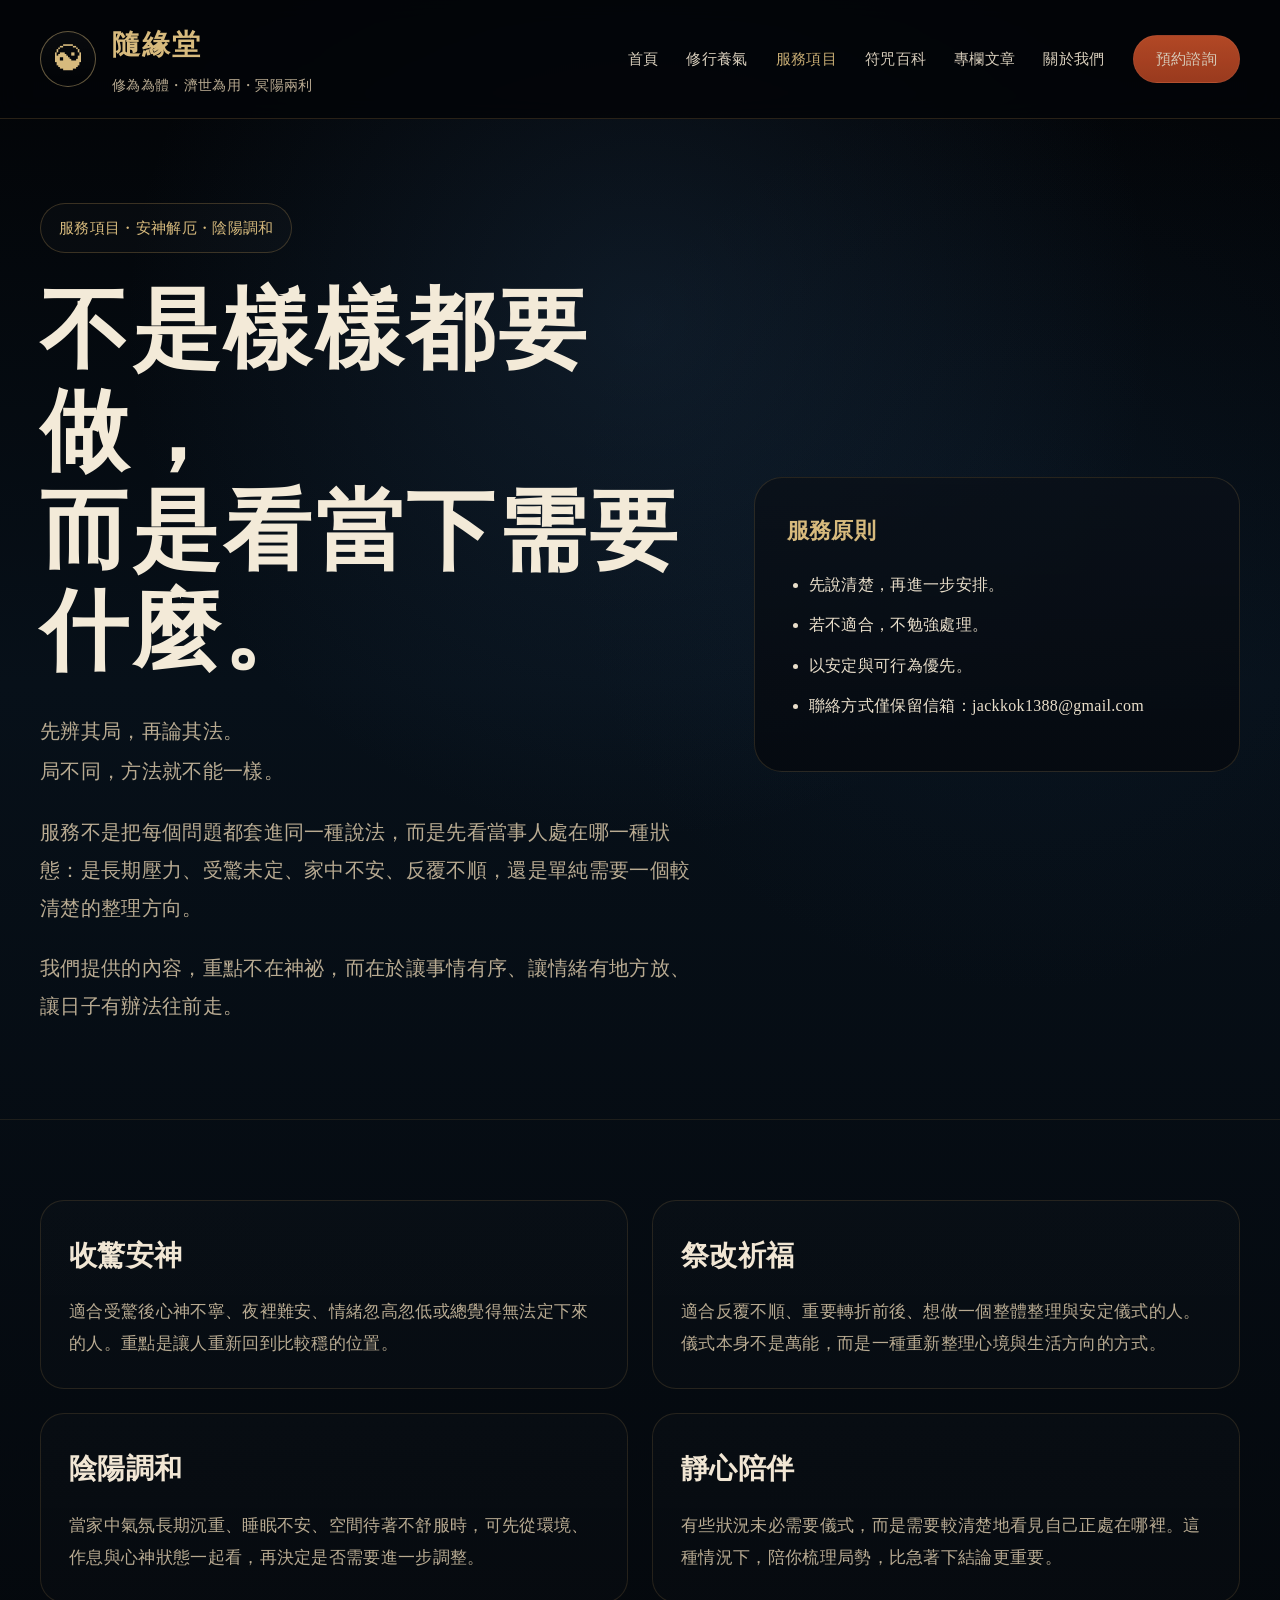
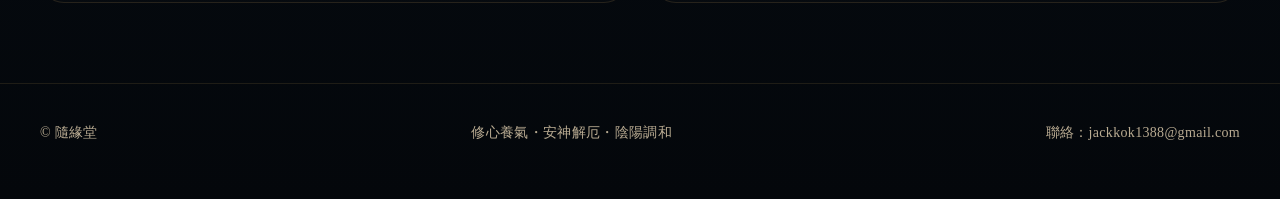
<file: services.html>
<!DOCTYPE html><html lang="zh-TW"><head><meta charset="UTF-8"><meta name="viewport" content="width=device-width, initial-scale=1.0"><title>隨緣堂｜服務項目</title><meta name="description" content="服務項目"><meta name="theme-color" content="#071019"><style>
:root{--bg:#05070b;--gold:#d7ba7d;--gold2:#b08b4f;--text:#eadfcb;--muted:#b9ab92;--btn:#a73f21;--btn2:#c14e28;}*{box-sizing:border-box}html{scroll-behavior:smooth}body{margin:0;font-family:"Noto Serif TC","PingFang TC","Microsoft JhengHei",serif;color:var(--text);background:radial-gradient(circle at 50% 18%, rgba(50,88,128,0.22), transparent 32%),radial-gradient(circle at 80% 30%, rgba(25,54,85,0.14), transparent 28%),linear-gradient(180deg,#020305 0%,#071019 38%,#04070b 100%);line-height:1.9;letter-spacing:.02em}a{color:inherit;text-decoration:none}.container{width:min(1200px,calc(100% - 48px));margin:0 auto}.topbar{position:sticky;top:0;z-index:50;backdrop-filter:blur(12px);background:rgba(3,5,8,.88);border-bottom:1px solid rgba(176,139,79,.22)}.nav{display:flex;align-items:center;justify-content:space-between;gap:24px;padding:18px 0}.brand{display:flex;align-items:center;gap:16px}.brand-mark{width:56px;height:56px;border-radius:50%;border:1px solid rgba(215,186,125,.45);display:grid;place-items:center;color:var(--gold);font-size:26px;background:linear-gradient(180deg,rgba(255,255,255,.03),rgba(255,255,255,0))}.brand-title{font-size:28px;font-weight:700;color:var(--gold);margin:0 0 2px;letter-spacing:.08em}.brand-sub{margin:0;color:var(--muted);font-size:14px;white-space:nowrap}.menu{display:flex;align-items:center;gap:28px;flex-wrap:wrap;justify-content:flex-end}.menu a{color:var(--text);font-size:15px;opacity:.92}.menu a:hover,.menu a.active{color:var(--gold)}.btn{display:inline-flex;align-items:center;justify-content:center;min-height:48px;padding:0 22px;border-radius:999px;border:1px solid rgba(176,139,79,.35);transition:.25s ease;font-size:15px}.btn-primary{background:linear-gradient(180deg,var(--btn2),var(--btn));color:#fff;border-color:rgba(255,255,255,.05)}.btn-secondary{background:rgba(255,255,255,.02);color:var(--text)}.hero{padding:84px 0 72px;border-bottom:1px solid rgba(176,139,79,.14)}.hero-grid{display:grid;grid-template-columns:1.15fr .85fr;gap:56px;align-items:center}.eyebrow{display:inline-flex;align-items:center;gap:10px;border:1px solid rgba(176,139,79,.3);color:var(--gold);padding:10px 18px;border-radius:999px;font-size:15px;margin-bottom:28px;background:rgba(255,255,255,.02)}h1.hero-title{font-size:clamp(52px,8vw,88px);line-height:1.14;letter-spacing:.04em;margin:0 0 28px;color:#f3ead8}.hero-quote{font-size:22px;color:var(--gold);margin:0 0 28px;line-height:2}.hero p{margin:0 0 22px;font-size:20px;color:var(--muted);max-width:760px}.hero-actions{display:flex;gap:16px;flex-wrap:wrap;margin-top:34px}.card{background:linear-gradient(180deg,rgba(10,16,24,.82),rgba(6,10,16,.92));border:1px solid rgba(176,139,79,.2);border-radius:28px;padding:32px}.card h3{margin:0 0 18px;color:var(--gold);font-size:22px}.card ul{margin:0 0 18px 22px;padding:0}.card li{margin:10px 0}.section{padding:80px 0}.section-title{font-size:40px;line-height:1.35;margin:0 0 16px;color:#f0e5d2}.section-sub{max-width:860px;color:var(--muted);font-size:18px;margin:0 0 34px}.three-grid,.article-list,.service-list{display:grid;grid-template-columns:repeat(3,1fr);gap:24px}.article-list,.service-list{grid-template-columns:repeat(2,1fr)}.item,.article-card,.service-card{padding:28px;border-radius:24px;border:1px solid rgba(176,139,79,.18);background:linear-gradient(180deg,rgba(255,255,255,.015),rgba(255,255,255,.01))}.item-no{color:var(--gold2);font-size:14px;margin-bottom:8px;letter-spacing:.08em}.item h4,.article-card h3,.service-card h3{margin:0 0 14px;font-size:28px;color:#f1e6d4}.item p,.article-card p,.service-card p{margin:0;color:var(--muted);font-size:17px}.mid-banner{margin:16px 0 0;padding:34px 36px;border-left:2px solid rgba(126,162,199,.45);background:linear-gradient(90deg,rgba(14,26,40,.78),rgba(14,26,40,.18));border-radius:0 22px 22px 0;color:rgba(255,255,255,.92);font-size:22px;line-height:1.9}.columns{display:grid;grid-template-columns:1fr 1fr;gap:28px}.soft{color:var(--muted);font-size:18px}.contact-box{margin-top:22px;padding:24px;border-radius:20px;border:1px dashed rgba(176,139,79,.3);background:rgba(255,255,255,.015)}.contact-box strong{color:var(--gold);word-break:break-all}.list-clean{padding-left:20px}.list-clean li{margin:10px 0;color:var(--muted)}.form-grid{display:grid;gap:18px}label{display:block;margin-bottom:8px;color:var(--gold)}input,textarea,select{width:100%;padding:14px 16px;border-radius:14px;border:1px solid rgba(176,139,79,.25);background:rgba(255,255,255,.03);color:var(--text);font:inherit}textarea{min-height:160px;resize:vertical}.notice{font-size:14px;color:var(--muted)}.footer{border-top:1px solid rgba(176,139,79,.16);padding:36px 0 52px;color:var(--muted);font-size:14px}.footer-row{display:flex;justify-content:space-between;gap:18px;flex-wrap:wrap}@media(max-width:980px){.hero-grid,.three-grid,.columns,.article-list,.service-list{grid-template-columns:1fr}.nav{align-items:flex-start;flex-direction:column}.menu{width:100%;justify-content:flex-start;gap:16px}.hero{padding-top:56px}h1.hero-title{font-size:clamp(42px,12vw,72px)}.hero p{font-size:18px}.section-title{font-size:34px}}@media(max-width:640px){.container{width:min(100% - 28px,1200px)}.brand-title{font-size:24px}.brand-sub{white-space:normal}.menu{gap:12px}.menu a{font-size:14px}.btn{min-height:44px;padding:0 18px}.hero-quote{font-size:19px}.mid-banner{font-size:19px;padding:24px}}
</style></head><body><header class="topbar"><div class="container nav"><a class="brand" href="index.html"><div class="brand-mark">☯</div><div><h2 class="brand-title">隨緣堂</h2><p class="brand-sub">修為為體・濟世為用・冥陽兩利</p></div></a><nav class="menu"><a href="index.html" class="">首頁</a><a href="practice.html" class="">修行養氣</a><a href="services.html" class="active">服務項目</a><a href="talisman.html" class="">符咒百科</a><a href="articles.html" class="">專欄文章</a><a href="about.html" class="">關於我們</a><a class="btn btn-primary" href="contact.html">預約諮詢</a></nav></div></header><main><section class="hero"><div class="container hero-grid"><div><div class="eyebrow">服務項目・安神解厄・陰陽調和</div><h1 class="hero-title">不是樣樣都要做，<br>而是看當下需要什麼。</h1><p class="hero-quote">先辨其局，再論其法。<br>局不同，方法就不能一樣。</p><p>服務不是把每個問題都套進同一種說法，而是先看當事人處在哪一種狀態：是長期壓力、受驚未定、家中不安、反覆不順，還是單純需要一個較清楚的整理方向。</p><p>我們提供的內容，重點不在神祕，而在於讓事情有序、讓情緒有地方放、讓日子有辦法往前走。</p></div><aside class="card"><h3>服務原則</h3><ul><li>先說清楚，再進一步安排。</li><li>若不適合，不勉強處理。</li><li>以安定與可行為優先。</li><li>聯絡方式僅保留信箱：jackkok1388@gmail.com</li></ul></aside></div></section><section class="section"><div class="container service-list"><div class="service-card"><h3>收驚安神</h3><p>適合受驚後心神不寧、夜裡難安、情緒忽高忽低或總覺得無法定下來的人。重點是讓人重新回到比較穩的位置。</p></div><div class="service-card"><h3>祭改祈福</h3><p>適合反覆不順、重要轉折前後、想做一個整體整理與安定儀式的人。儀式本身不是萬能，而是一種重新整理心境與生活方向的方式。</p></div><div class="service-card"><h3>陰陽調和</h3><p>當家中氣氛長期沉重、睡眠不安、空間待著不舒服時，可先從環境、作息與心神狀態一起看，再決定是否需要進一步調整。</p></div><div class="service-card"><h3>靜心陪伴</h3><p>有些狀況未必需要儀式，而是需要較清楚地看見自己正處在哪裡。這種情況下，陪你梳理局勢，比急著下結論更重要。</p></div></div></section></main><footer class="footer"><div class="container footer-row"><div>© 隨緣堂</div><div>修心養氣・安神解厄・陰陽調和</div><div>聯絡：jackkok1388@gmail.com</div></div></footer></body></html>
</file>
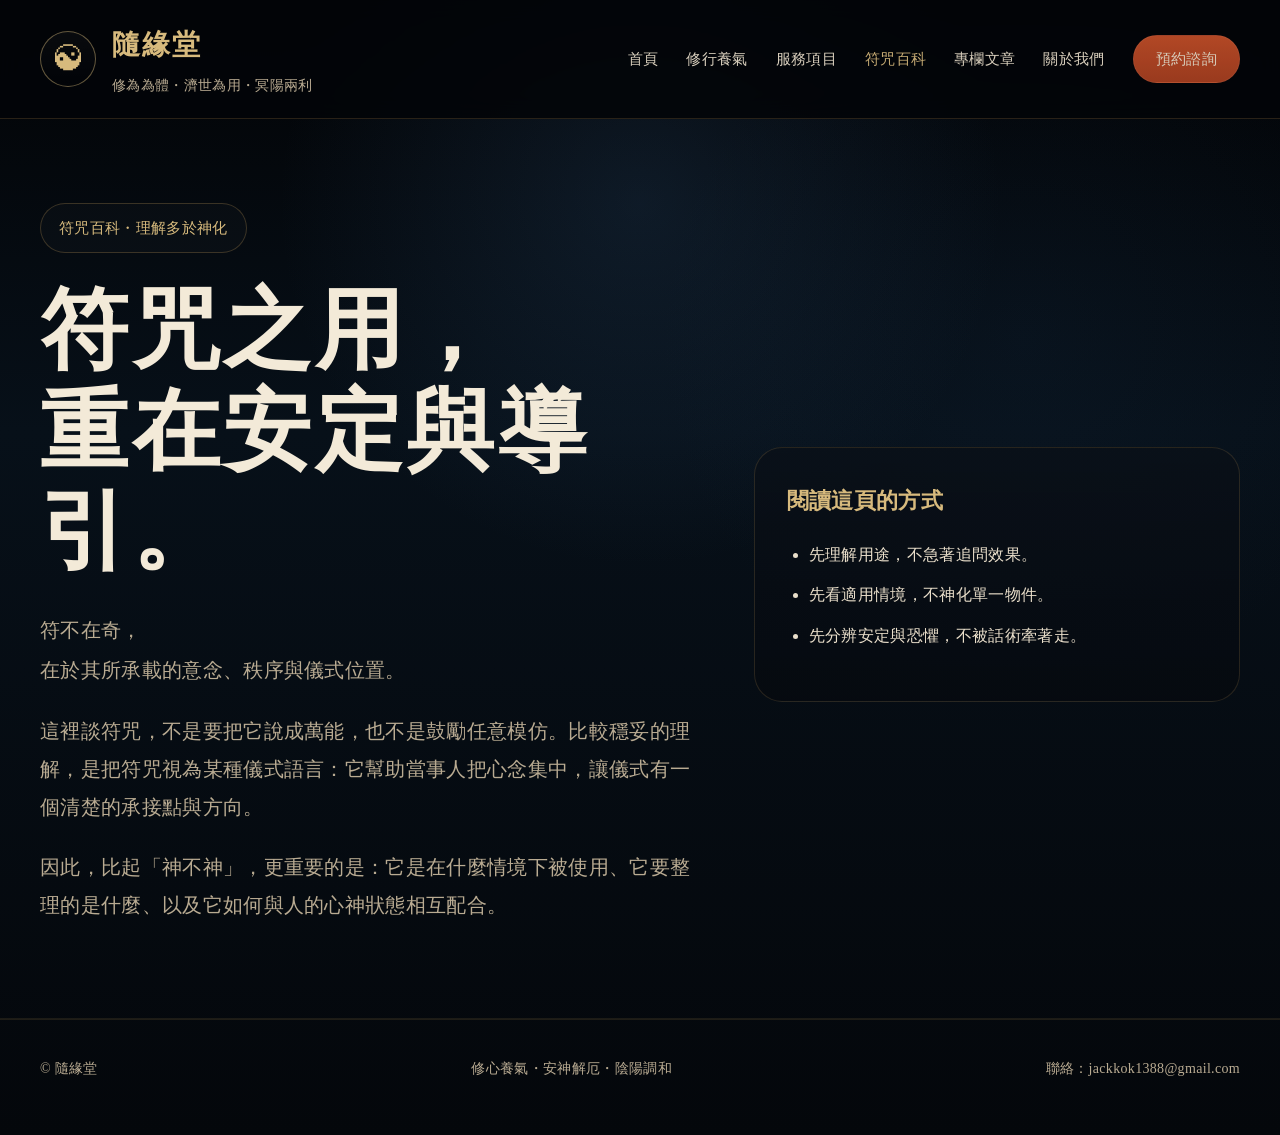
<file: talisman.html>
<!DOCTYPE html><html lang="zh-TW"><head><meta charset="UTF-8"><meta name="viewport" content="width=device-width, initial-scale=1.0"><title>隨緣堂｜符咒百科</title><meta name="description" content="符咒百科"><meta name="theme-color" content="#071019"><style>
:root{--bg:#05070b;--gold:#d7ba7d;--gold2:#b08b4f;--text:#eadfcb;--muted:#b9ab92;--btn:#a73f21;--btn2:#c14e28;}*{box-sizing:border-box}html{scroll-behavior:smooth}body{margin:0;font-family:"Noto Serif TC","PingFang TC","Microsoft JhengHei",serif;color:var(--text);background:radial-gradient(circle at 50% 18%, rgba(50,88,128,0.22), transparent 32%),radial-gradient(circle at 80% 30%, rgba(25,54,85,0.14), transparent 28%),linear-gradient(180deg,#020305 0%,#071019 38%,#04070b 100%);line-height:1.9;letter-spacing:.02em}a{color:inherit;text-decoration:none}.container{width:min(1200px,calc(100% - 48px));margin:0 auto}.topbar{position:sticky;top:0;z-index:50;backdrop-filter:blur(12px);background:rgba(3,5,8,.88);border-bottom:1px solid rgba(176,139,79,.22)}.nav{display:flex;align-items:center;justify-content:space-between;gap:24px;padding:18px 0}.brand{display:flex;align-items:center;gap:16px}.brand-mark{width:56px;height:56px;border-radius:50%;border:1px solid rgba(215,186,125,.45);display:grid;place-items:center;color:var(--gold);font-size:26px;background:linear-gradient(180deg,rgba(255,255,255,.03),rgba(255,255,255,0))}.brand-title{font-size:28px;font-weight:700;color:var(--gold);margin:0 0 2px;letter-spacing:.08em}.brand-sub{margin:0;color:var(--muted);font-size:14px;white-space:nowrap}.menu{display:flex;align-items:center;gap:28px;flex-wrap:wrap;justify-content:flex-end}.menu a{color:var(--text);font-size:15px;opacity:.92}.menu a:hover,.menu a.active{color:var(--gold)}.btn{display:inline-flex;align-items:center;justify-content:center;min-height:48px;padding:0 22px;border-radius:999px;border:1px solid rgba(176,139,79,.35);transition:.25s ease;font-size:15px}.btn-primary{background:linear-gradient(180deg,var(--btn2),var(--btn));color:#fff;border-color:rgba(255,255,255,.05)}.btn-secondary{background:rgba(255,255,255,.02);color:var(--text)}.hero{padding:84px 0 72px;border-bottom:1px solid rgba(176,139,79,.14)}.hero-grid{display:grid;grid-template-columns:1.15fr .85fr;gap:56px;align-items:center}.eyebrow{display:inline-flex;align-items:center;gap:10px;border:1px solid rgba(176,139,79,.3);color:var(--gold);padding:10px 18px;border-radius:999px;font-size:15px;margin-bottom:28px;background:rgba(255,255,255,.02)}h1.hero-title{font-size:clamp(52px,8vw,88px);line-height:1.14;letter-spacing:.04em;margin:0 0 28px;color:#f3ead8}.hero-quote{font-size:22px;color:var(--gold);margin:0 0 28px;line-height:2}.hero p{margin:0 0 22px;font-size:20px;color:var(--muted);max-width:760px}.hero-actions{display:flex;gap:16px;flex-wrap:wrap;margin-top:34px}.card{background:linear-gradient(180deg,rgba(10,16,24,.82),rgba(6,10,16,.92));border:1px solid rgba(176,139,79,.2);border-radius:28px;padding:32px}.card h3{margin:0 0 18px;color:var(--gold);font-size:22px}.card ul{margin:0 0 18px 22px;padding:0}.card li{margin:10px 0}.section{padding:80px 0}.section-title{font-size:40px;line-height:1.35;margin:0 0 16px;color:#f0e5d2}.section-sub{max-width:860px;color:var(--muted);font-size:18px;margin:0 0 34px}.three-grid,.article-list,.service-list{display:grid;grid-template-columns:repeat(3,1fr);gap:24px}.article-list,.service-list{grid-template-columns:repeat(2,1fr)}.item,.article-card,.service-card{padding:28px;border-radius:24px;border:1px solid rgba(176,139,79,.18);background:linear-gradient(180deg,rgba(255,255,255,.015),rgba(255,255,255,.01))}.item-no{color:var(--gold2);font-size:14px;margin-bottom:8px;letter-spacing:.08em}.item h4,.article-card h3,.service-card h3{margin:0 0 14px;font-size:28px;color:#f1e6d4}.item p,.article-card p,.service-card p{margin:0;color:var(--muted);font-size:17px}.mid-banner{margin:16px 0 0;padding:34px 36px;border-left:2px solid rgba(126,162,199,.45);background:linear-gradient(90deg,rgba(14,26,40,.78),rgba(14,26,40,.18));border-radius:0 22px 22px 0;color:rgba(255,255,255,.92);font-size:22px;line-height:1.9}.columns{display:grid;grid-template-columns:1fr 1fr;gap:28px}.soft{color:var(--muted);font-size:18px}.contact-box{margin-top:22px;padding:24px;border-radius:20px;border:1px dashed rgba(176,139,79,.3);background:rgba(255,255,255,.015)}.contact-box strong{color:var(--gold);word-break:break-all}.list-clean{padding-left:20px}.list-clean li{margin:10px 0;color:var(--muted)}.form-grid{display:grid;gap:18px}label{display:block;margin-bottom:8px;color:var(--gold)}input,textarea,select{width:100%;padding:14px 16px;border-radius:14px;border:1px solid rgba(176,139,79,.25);background:rgba(255,255,255,.03);color:var(--text);font:inherit}textarea{min-height:160px;resize:vertical}.notice{font-size:14px;color:var(--muted)}.footer{border-top:1px solid rgba(176,139,79,.16);padding:36px 0 52px;color:var(--muted);font-size:14px}.footer-row{display:flex;justify-content:space-between;gap:18px;flex-wrap:wrap}@media(max-width:980px){.hero-grid,.three-grid,.columns,.article-list,.service-list{grid-template-columns:1fr}.nav{align-items:flex-start;flex-direction:column}.menu{width:100%;justify-content:flex-start;gap:16px}.hero{padding-top:56px}h1.hero-title{font-size:clamp(42px,12vw,72px)}.hero p{font-size:18px}.section-title{font-size:34px}}@media(max-width:640px){.container{width:min(100% - 28px,1200px)}.brand-title{font-size:24px}.brand-sub{white-space:normal}.menu{gap:12px}.menu a{font-size:14px}.btn{min-height:44px;padding:0 18px}.hero-quote{font-size:19px}.mid-banner{font-size:19px;padding:24px}}
</style></head><body><header class="topbar"><div class="container nav"><a class="brand" href="index.html"><div class="brand-mark">☯</div><div><h2 class="brand-title">隨緣堂</h2><p class="brand-sub">修為為體・濟世為用・冥陽兩利</p></div></a><nav class="menu"><a href="index.html" class="">首頁</a><a href="practice.html" class="">修行養氣</a><a href="services.html" class="">服務項目</a><a href="talisman.html" class="active">符咒百科</a><a href="articles.html" class="">專欄文章</a><a href="about.html" class="">關於我們</a><a class="btn btn-primary" href="contact.html">預約諮詢</a></nav></div></header><main><section class="hero"><div class="container hero-grid"><div><div class="eyebrow">符咒百科・理解多於神化</div><h1 class="hero-title">符咒之用，<br>重在安定與導引。</h1><p class="hero-quote">符不在奇，<br>在於其所承載的意念、秩序與儀式位置。</p><p>這裡談符咒，不是要把它說成萬能，也不是鼓勵任意模仿。比較穩妥的理解，是把符咒視為某種儀式語言：它幫助當事人把心念集中，讓儀式有一個清楚的承接點與方向。</p><p>因此，比起「神不神」，更重要的是：它是在什麼情境下被使用、它要整理的是什麼、以及它如何與人的心神狀態相互配合。</p></div><aside class="card"><h3>閱讀這頁的方式</h3><ul><li>先理解用途，不急著追問效果。</li><li>先看適用情境，不神化單一物件。</li><li>先分辨安定與恐懼，不被話術牽著走。</li></ul></aside></div></section></main><footer class="footer"><div class="container footer-row"><div>© 隨緣堂</div><div>修心養氣・安神解厄・陰陽調和</div><div>聯絡：jackkok1388@gmail.com</div></div></footer></body></html>
</file>
